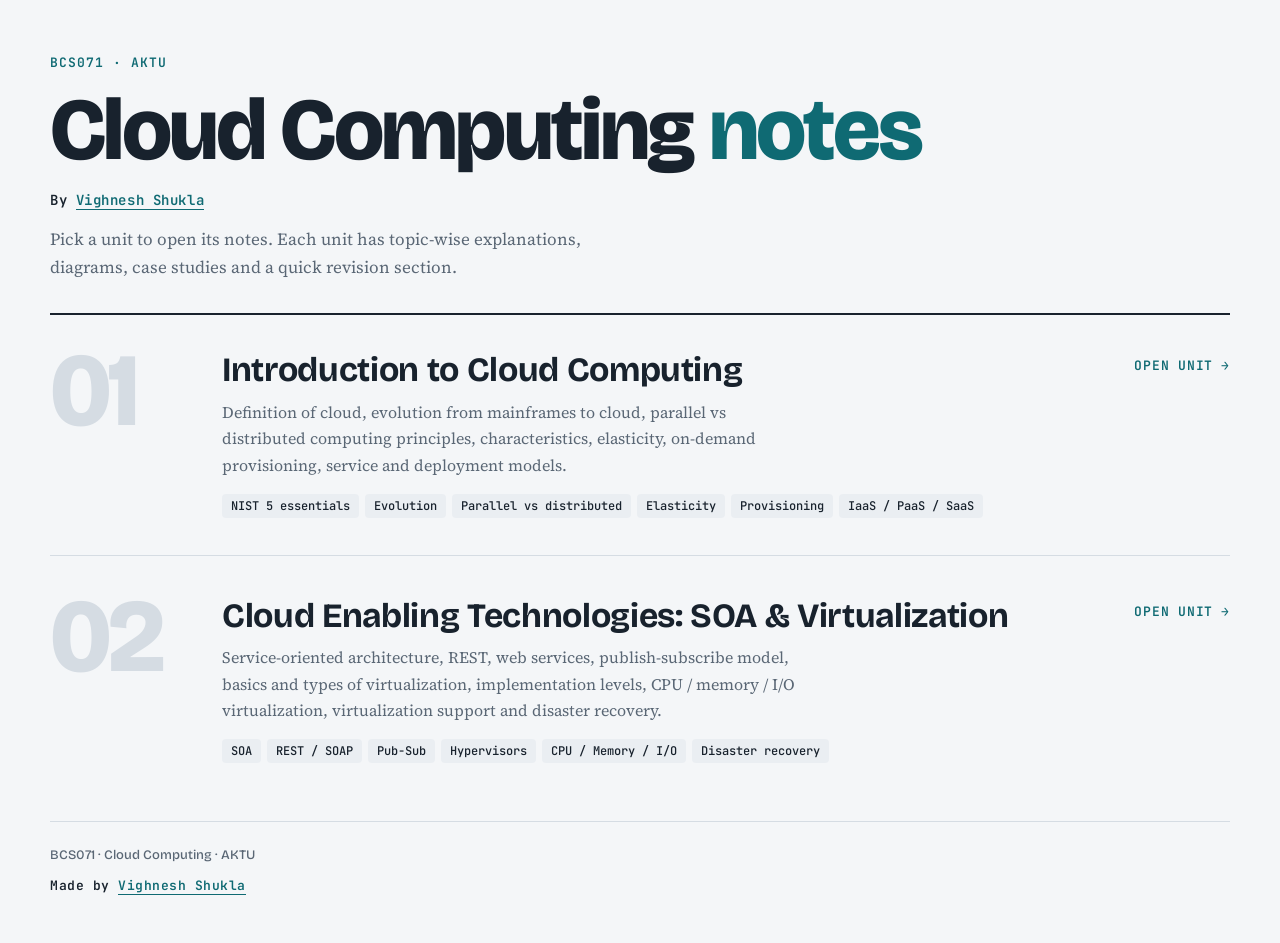
<file: index.html>
<!doctype html>
<html lang="en">
<head>
<meta charset="utf-8">
<meta name="viewport" content="width=device-width, initial-scale=1">
<meta name="author" content="Vighnesh Shukla">
<title>BCS071 Cloud Computing Notes</title>
<meta name="description" content="Unit-wise notes for BCS071 Cloud Computing (AKTU).">
<link rel="preconnect" href="https://fonts.googleapis.com">
<link rel="preconnect" href="https://fonts.gstatic.com" crossorigin>
<link rel="stylesheet" href="https://fonts.googleapis.com/css2?family=Bricolage+Grotesque:opsz,wght@12..96,500;12..96,700;12..96,800&family=JetBrains+Mono:wght@400;500;600;700&family=Source+Serif+4:ital,opsz,wght@0,8..60,400;0,8..60,700;1,8..60,400&display=swap">
<link rel="stylesheet" href="notes.css">
<style>
  .cover { max-width: 1180px; margin: 0 auto; padding-block: 56px 32px; border-bottom: 2px solid var(--ink); }
  .cover .course { font: 600 13px/1 var(--mono); letter-spacing: .08em; text-transform: uppercase; color: var(--accent); margin: 0 0 18px; }
  .cover h1 { font: 800 clamp(40px, 8vw, 88px)/.98 var(--display); letter-spacing: -.03em; margin: 0; text-wrap: balance; }
  .cover h1 span { color: var(--accent); }
  .cover .by { font: 600 14px/1 var(--mono); letter-spacing: .04em; color: var(--ink); margin-top: 20px; }
  .cover .by a { color: var(--accent); text-decoration: none; border-bottom: 1px solid currentColor; }
  .cover p { margin: 18px 0 0; color: var(--muted); max-width: 60ch; }

  .units { max-width: 1180px; margin: 0 auto; padding: 0 0 16px; list-style: none; }
  .unit:last-child a { border-bottom: 0; }
  .unit a {
    display: grid; grid-template-columns: minmax(84px, 140px) 1fr auto; gap: 8px 32px; align-items: start;
    padding: 32px 0; border-bottom: 1px solid var(--rule); color: inherit; text-decoration: none;
    opacity: 0; animation: rise .5s cubic-bezier(.2,.7,.2,1) forwards;
  }
  .unit:nth-child(2) a { animation-delay: .08s; }
  .unit:nth-child(3) a { animation-delay: .16s; }
  .unit:nth-child(4) a { animation-delay: .24s; }
  .unit:nth-child(5) a { animation-delay: .32s; }
  @keyframes rise { from { opacity: 0; transform: translateY(12px); } to { opacity: 1; transform: none; } }
  @media (prefers-reduced-motion: reduce) { .unit a { animation: none; opacity: 1; } }

  .unit .no { font: 800 clamp(56px, 9vw, 104px)/.85 var(--display); color: var(--rule); transition: color .2s; letter-spacing: -.04em; }
  .unit h2 { font: 700 clamp(24px, 3.2vw, 34px)/1.1 var(--display); letter-spacing: -.01em; margin: 4px 0 10px; transition: color .2s; }
  .unit .scope { margin: 0; color: var(--muted); font-size: 16px; max-width: 72ch; }
  .unit .topics { display: flex; flex-wrap: wrap; gap: 6px; margin: 16px 0 0; padding: 0; list-style: none; }
  .unit .topics li { font: 500 12px/1 var(--mono); padding: 6px 9px; border-radius: 4px; background: var(--code-bg); color: var(--ink); }
  .unit .go {
    font: 600 13px/1 var(--mono); letter-spacing: .06em; text-transform: uppercase; color: var(--accent);
    margin-top: 12px; white-space: nowrap; display: flex; gap: 8px; align-items: center;
  }
  .unit .go::after { content: "→"; transition: transform .2s; }
  .unit a:hover .no, .unit a:focus-visible .no { color: var(--accent); }
  .unit a:hover h2, .unit a:focus-visible h2 { color: var(--accent); }
  .unit a:hover .go::after, .unit a:focus-visible .go::after { transform: translateX(4px); }
  .unit a:focus-visible { outline: 2px solid var(--accent); outline-offset: 4px; border-radius: 4px; }

  @media (max-width: 720px) {
    .cover { padding-block: 36px 24px; }
    .unit a { grid-template-columns: 1fr; padding: 28px 0; }
    .unit .no { font-size: 56px; }
    .unit .go { margin-top: 8px; }
  }
</style>
</head>
<body>

<header class="cover">
  <p class="course">BCS071 · AKTU</p>
  <h1>Cloud Computing <span>notes</span></h1>
  <p class="by">By <a href="https://github.com/SVIGHNESH">Vighnesh Shukla</a></p>
  <p>Pick a unit to open its notes. Each unit has topic-wise explanations, diagrams, case studies and a quick revision section.</p>
</header>

<ol class="units">
  <li class="unit">
    <a href="unit1.html">
      <span class="no">01</span>
      <div>
        <h2>Introduction to Cloud Computing</h2>
        <p class="scope">Definition of cloud, evolution from mainframes to cloud, parallel vs distributed computing principles, characteristics, elasticity, on-demand provisioning, service and deployment models.</p>
        <ul class="topics">
          <li>NIST 5 essentials</li><li>Evolution</li><li>Parallel vs distributed</li><li>Elasticity</li><li>Provisioning</li><li>IaaS / PaaS / SaaS</li>
        </ul>
      </div>
      <span class="go">Open unit</span>
    </a>
  </li>
  <li class="unit">
    <a href="unit2.html">
      <span class="no">02</span>
      <div>
        <h2>Cloud Enabling Technologies: SOA &amp; Virtualization</h2>
        <p class="scope">Service-oriented architecture, REST, web services, publish-subscribe model, basics and types of virtualization, implementation levels, CPU / memory / I/O virtualization, virtualization support and disaster recovery.</p>
        <ul class="topics">
          <li>SOA</li><li>REST / SOAP</li><li>Pub-Sub</li><li>Hypervisors</li><li>CPU / Memory / I/O</li><li>Disaster recovery</li>
        </ul>
      </div>
      <span class="go">Open unit</span>
    </a>
  </li>
</ol>

<footer class="end">
  <span>BCS071 · Cloud Computing · AKTU</span>
  <span class="credit">Made by <a href="https://github.com/SVIGHNESH">Vighnesh Shukla</a></span>
</footer>

</body>
</html>
</file>
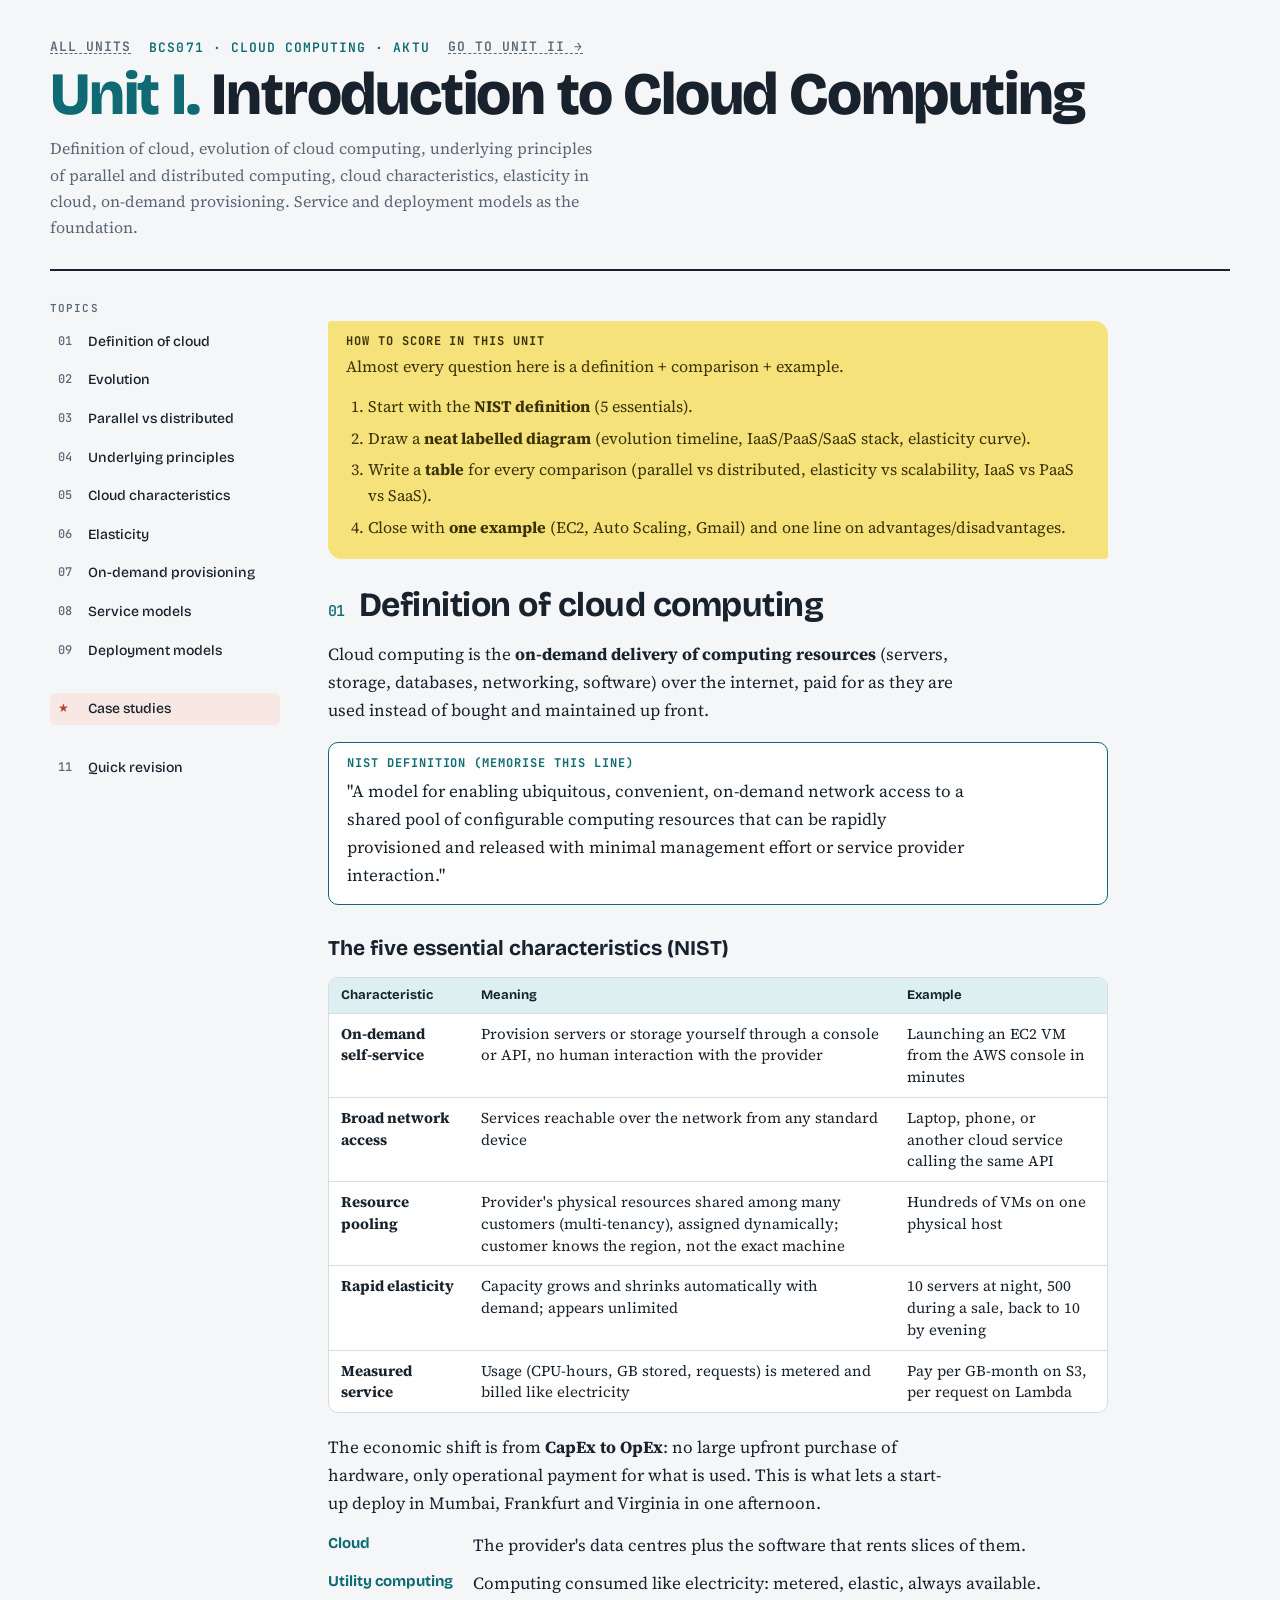
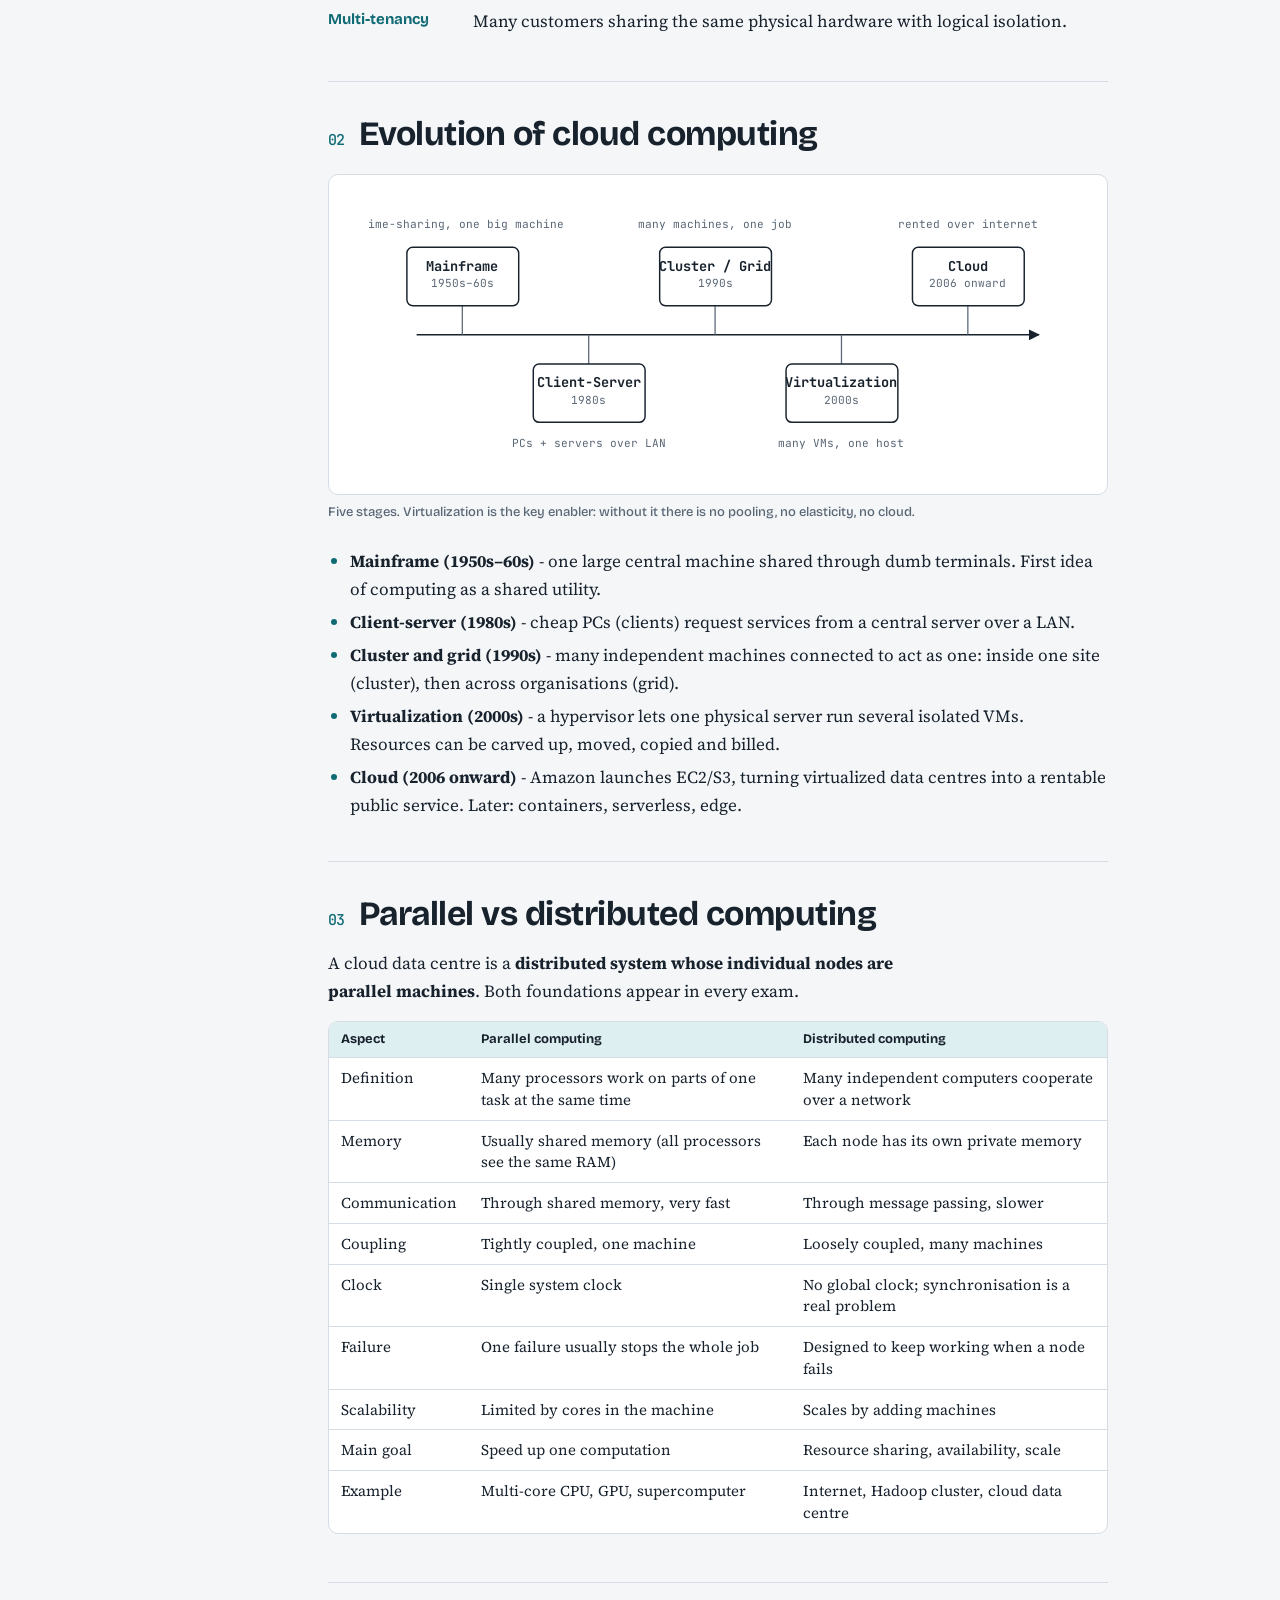
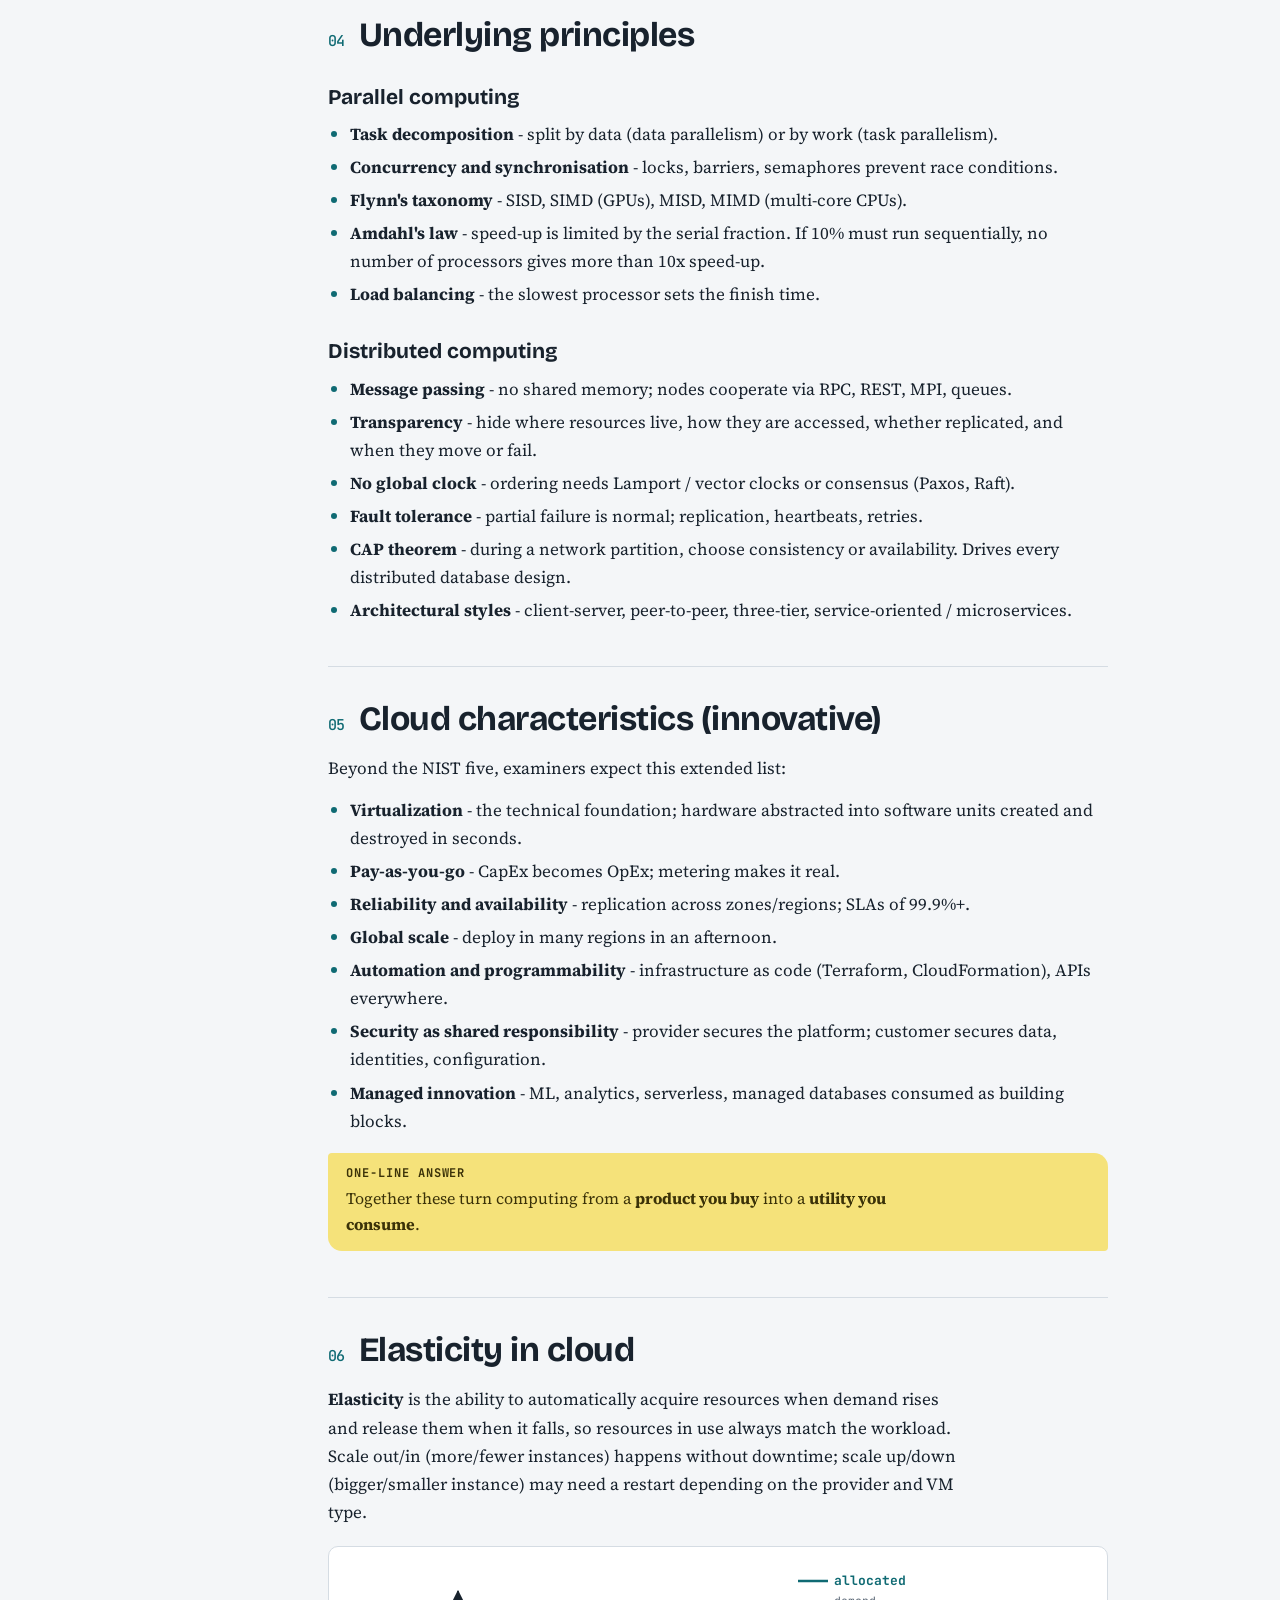
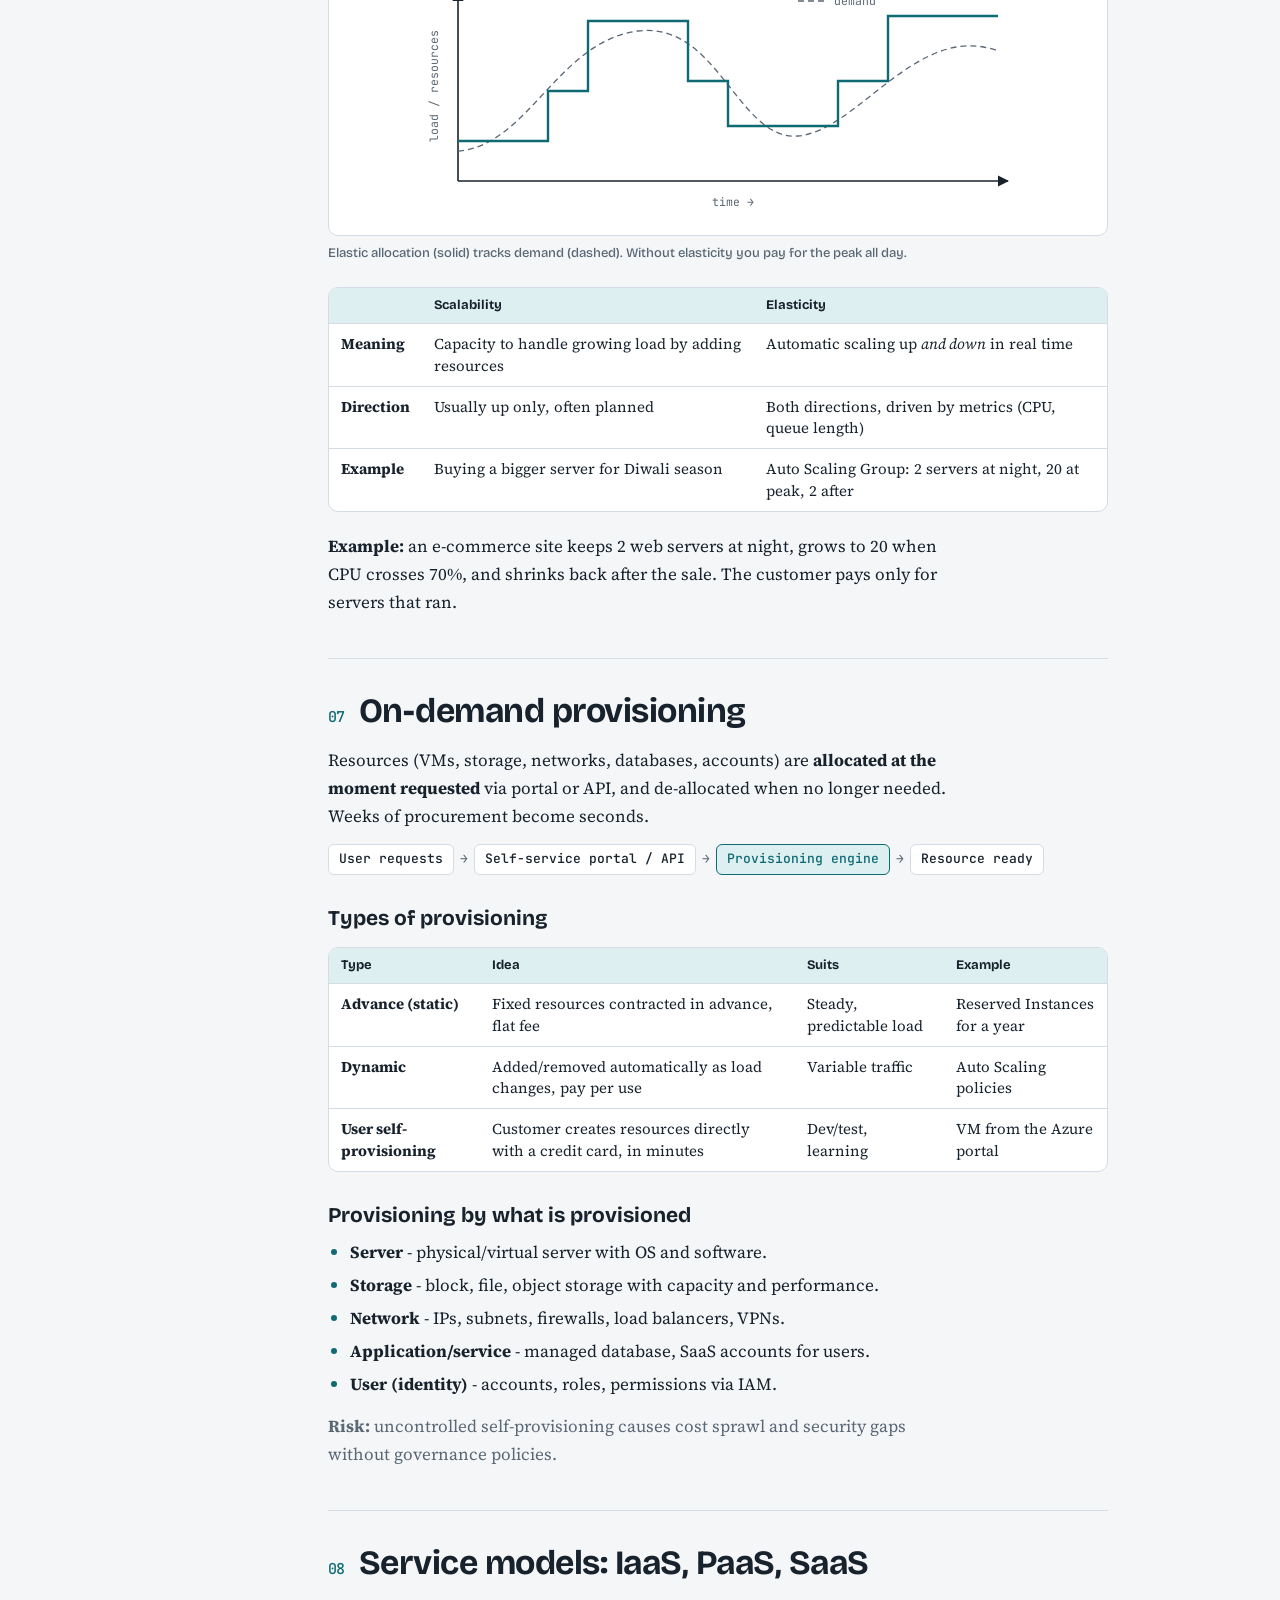
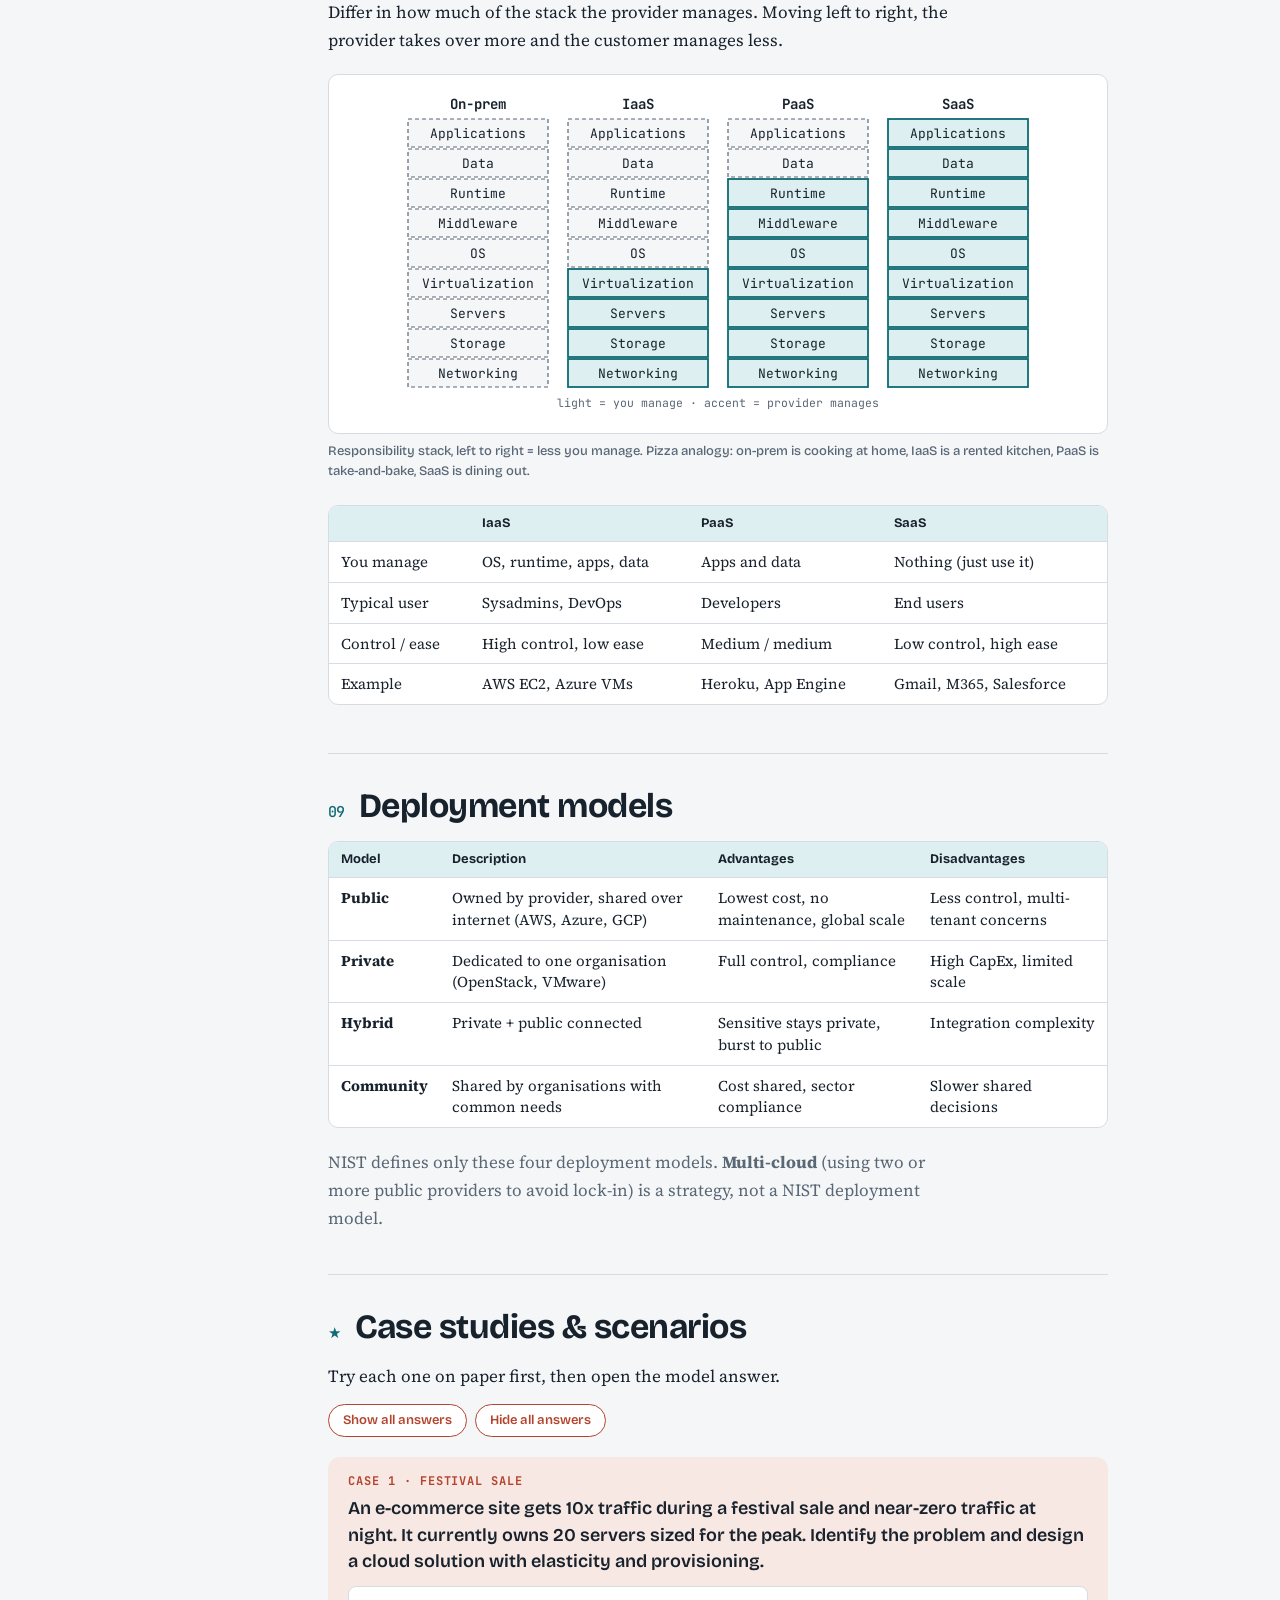
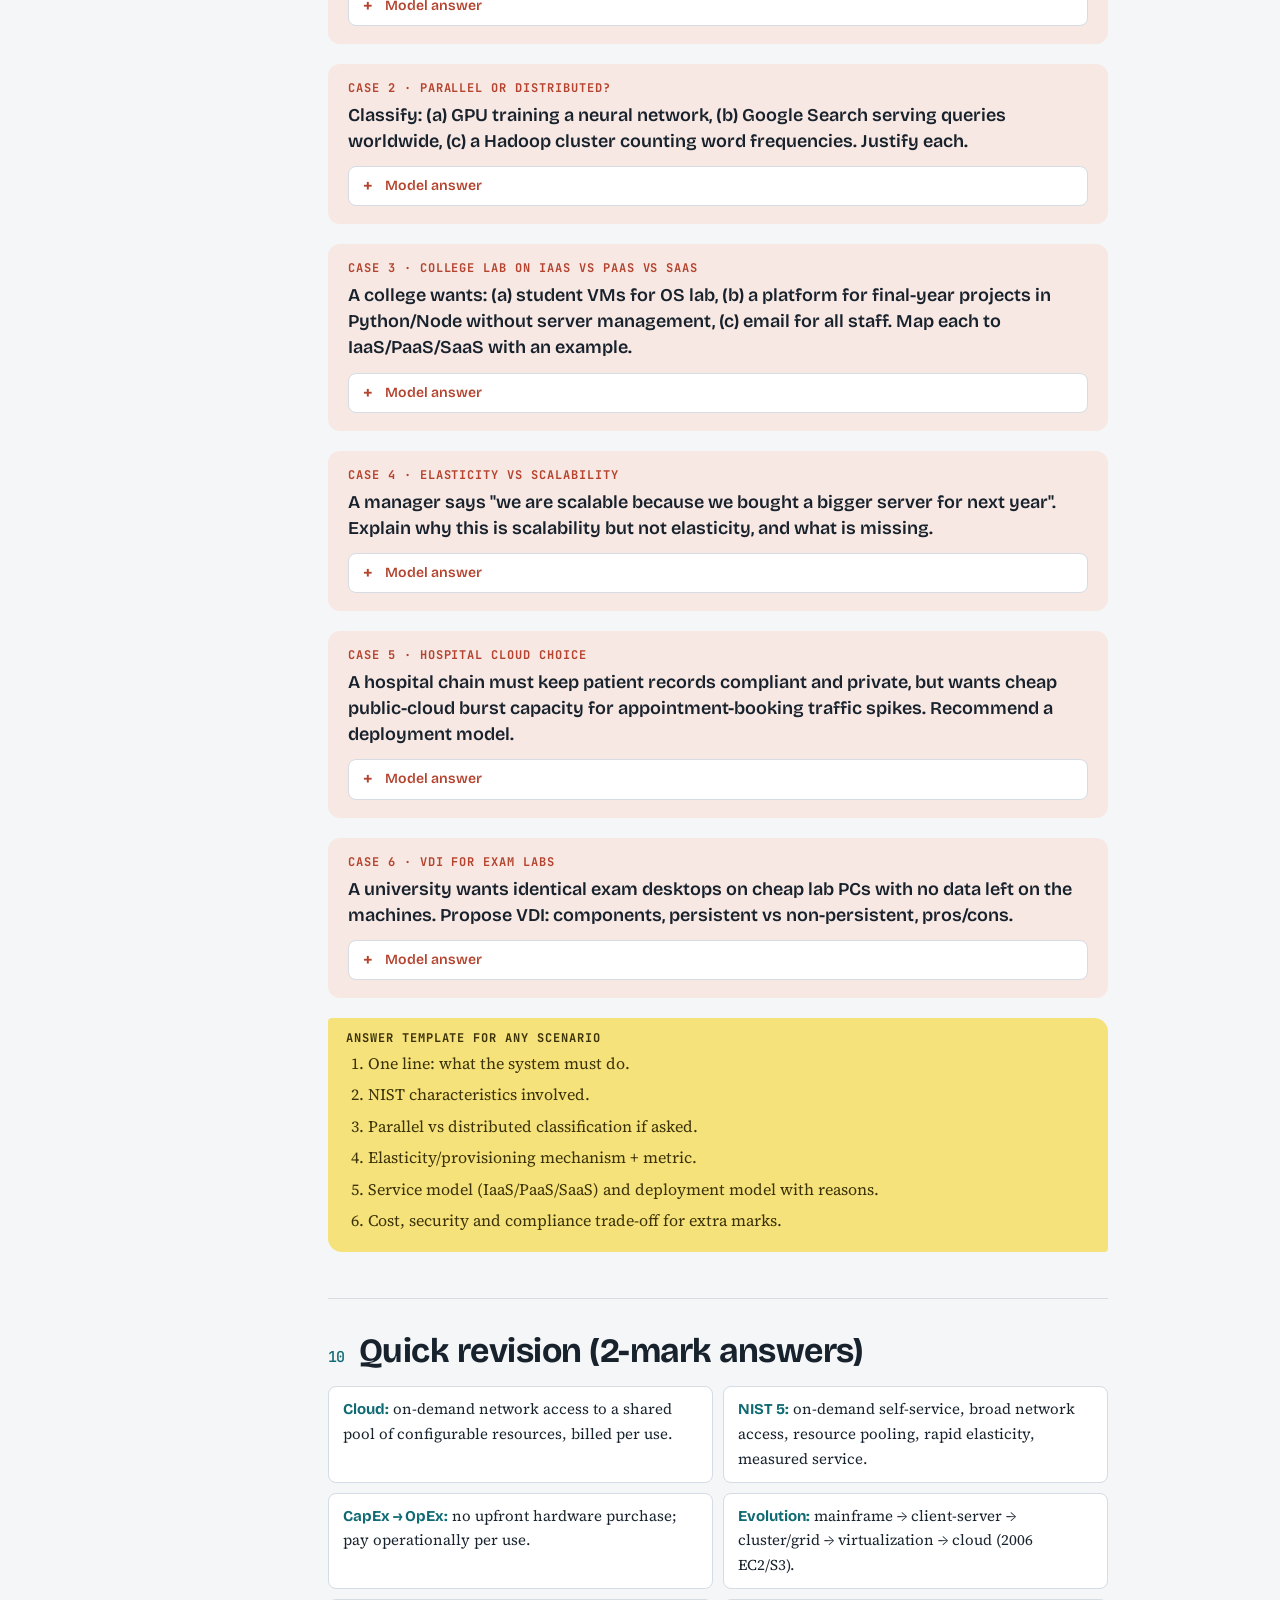
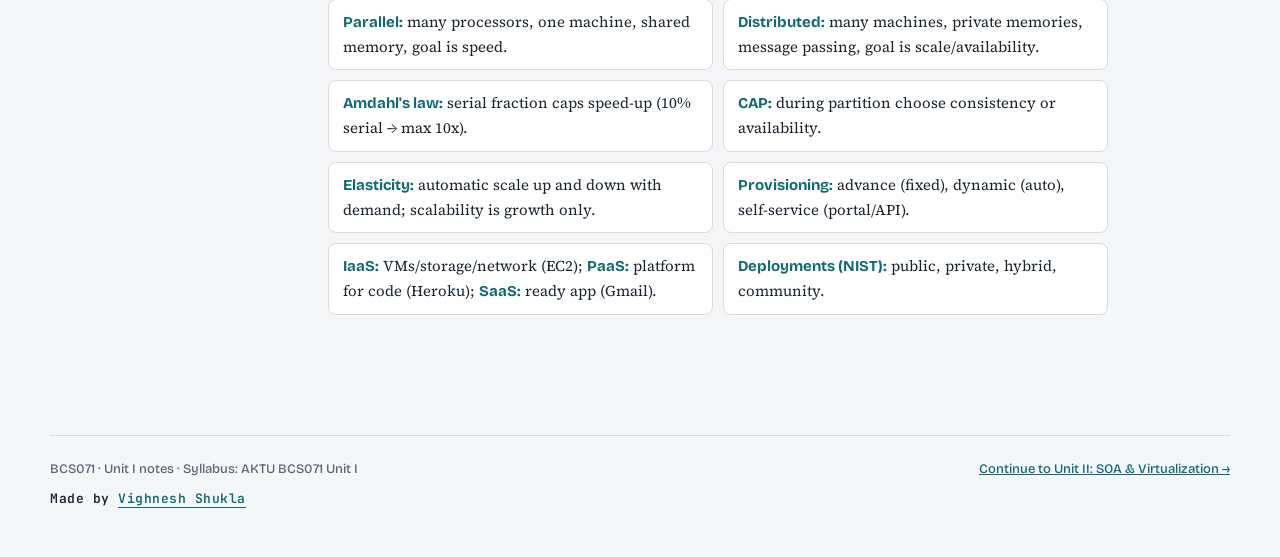
<file: unit1.html>
<!doctype html>
<html lang="en">
<head>
<meta charset="utf-8">
<meta name="viewport" content="width=device-width, initial-scale=1">
<meta name="author" content="Vighnesh Shukla">
<title>Unit I: Introduction to Cloud Computing</title>
<link rel="preconnect" href="https://fonts.googleapis.com">
<link rel="preconnect" href="https://fonts.gstatic.com" crossorigin>
<link rel="stylesheet" href="https://fonts.googleapis.com/css2?family=Bricolage+Grotesque:opsz,wght@12..96,500;12..96,700;12..96,800&family=JetBrains+Mono:wght@400;500;600;700&family=Source+Serif+4:ital,opsz,wght@0,8..60,400;0,8..60,700;1,8..60,400&display=swap">
<link rel="stylesheet" href="notes.css">
</head>
<body>

<header class="masthead">
  <div class="course">
    <a href="index.html">All units</a>
    <span>BCS071 · Cloud Computing · AKTU</span>
    <a href="unit2.html">Go to Unit II →</a>
  </div>
  <h1><span class="unit-no">Unit I.</span> Introduction to Cloud Computing</h1>
  <p class="scope">Definition of cloud, evolution of cloud computing, underlying principles of parallel and distributed computing, cloud characteristics, elasticity in cloud, on-demand provisioning. Service and deployment models as the foundation.</p>
</header>

<div class="layout">
  <nav class="toc" aria-label="Topics">
    <p>Topics</p>
    <ol>
      <li><a href="#definition">Definition of cloud</a></li>
      <li><a href="#evolution">Evolution</a></li>
      <li><a href="#parallel-distributed">Parallel vs distributed</a></li>
      <li><a href="#principles">Underlying principles</a></li>
      <li><a href="#characteristics">Cloud characteristics</a></li>
      <li><a href="#elasticity">Elasticity</a></li>
      <li><a href="#provisioning">On-demand provisioning</a></li>
      <li><a href="#service-models">Service models</a></li>
      <li><a href="#deployment">Deployment models</a></li>
      <li><a class="case" href="#cases">Case studies</a></li>
      <li><a href="#revision">Quick revision</a></li>
    </ol>
  </nav>

  <main>
    <div class="tip">
      <b class="lbl">How to score in this unit</b>
      <p>Almost every question here is a definition + comparison + example.</p>
      <ol>
        <li>Start with the <strong>NIST definition</strong> (5 essentials).</li>
        <li>Draw a <strong>neat labelled diagram</strong> (evolution timeline, IaaS/PaaS/SaaS stack, elasticity curve).</li>
        <li>Write a <strong>table</strong> for every comparison (parallel vs distributed, elasticity vs scalability, IaaS vs PaaS vs SaaS).</li>
        <li>Close with <strong>one example</strong> (EC2, Auto Scaling, Gmail) and one line on advantages/disadvantages.</li>
      </ol>
    </div>

    <!-- 1 -->
    <section id="definition">
      <h2><span class="num">01</span>Definition of cloud computing</h2>
      <p>Cloud computing is the <strong>on-demand delivery of computing resources</strong> (servers, storage, databases, networking, software) over the internet, paid for as they are used instead of bought and maintained up front.</p>
      <div class="key">
        <span class="lbl">NIST definition (memorise this line)</span>
        <p>"A model for enabling ubiquitous, convenient, on-demand network access to a shared pool of configurable computing resources that can be rapidly provisioned and released with minimal management effort or service provider interaction."</p>
      </div>
      <h3>The five essential characteristics (NIST)</h3>
      <div class="tbl">
        <table>
          <thead><tr><th>Characteristic</th><th>Meaning</th><th>Example</th></tr></thead>
          <tbody>
            <tr><td><strong>On-demand self-service</strong></td><td>Provision servers or storage yourself through a console or API, no human interaction with the provider</td><td>Launching an EC2 VM from the AWS console in minutes</td></tr>
            <tr><td><strong>Broad network access</strong></td><td>Services reachable over the network from any standard device</td><td>Laptop, phone, or another cloud service calling the same API</td></tr>
            <tr><td><strong>Resource pooling</strong></td><td>Provider's physical resources shared among many customers (multi-tenancy), assigned dynamically; customer knows the region, not the exact machine</td><td>Hundreds of VMs on one physical host</td></tr>
            <tr><td><strong>Rapid elasticity</strong></td><td>Capacity grows and shrinks automatically with demand; appears unlimited</td><td>10 servers at night, 500 during a sale, back to 10 by evening</td></tr>
            <tr><td><strong>Measured service</strong></td><td>Usage (CPU-hours, GB stored, requests) is metered and billed like electricity</td><td>Pay per GB-month on S3, per request on Lambda</td></tr>
          </tbody>
        </table>
      </div>
      <p>The economic shift is from <strong>CapEx to OpEx</strong>: no large upfront purchase of hardware, only operational payment for what is used. This is what lets a start-up deploy in Mumbai, Frankfurt and Virginia in one afternoon.</p>
      <dl class="terms">
        <dt>Cloud</dt><dd>The provider's data centres plus the software that rents slices of them.</dd>
        <dt>Utility computing</dt><dd>Computing consumed like electricity: metered, elastic, always available.</dd>
        <dt>Multi-tenancy</dt><dd>Many customers sharing the same physical hardware with logical isolation.</dd>
      </dl>
    </section>

    <!-- 2 -->
    <section id="evolution">
      <h2><span class="num">02</span>Evolution of cloud computing</h2>
      <figure>
        <div class="fig">
          <svg viewBox="-20 0 720 300" width="700" style="min-width:560px" role="img" aria-label="Evolution timeline: mainframe time-sharing, to client-server PCs, to cluster and grid, to virtualization, to rented cloud">
            <path d="M30,150 L670,150" class="ln" marker-end="url(#arEv)"/>
            <defs><marker id="arEv" viewBox="0 0 10 10" refX="9" refY="5" markerWidth="7" markerHeight="7" orient="auto"><path d="M0,0 L10,5 L0,10 z" class="arrowhead"/></marker></defs>
            <path d="M77,150 L77,120" class="ln-soft"/><path d="M207,150 L207,180" class="ln-soft"/><path d="M337,150 L337,120" class="ln-soft"/><path d="M467,150 L467,180" class="ln-soft"/><path d="M597,150 L597,120" class="ln-soft"/>
            <rect x="20" y="60" width="115" height="60" rx="6" class="box"/><text x="77" y="84" text-anchor="middle" class="t-b">Mainframe</text><text x="77" y="101" text-anchor="middle" class="t-m">1950s–60s</text>
            <rect x="150" y="180" width="115" height="60" rx="6" class="box"/><text x="207" y="204" text-anchor="middle" class="t-b">Client-Server</text><text x="207" y="221" text-anchor="middle" class="t-m">1980s</text>
            <rect x="280" y="60" width="115" height="60" rx="6" class="box"/><text x="337" y="84" text-anchor="middle" class="t-b">Cluster / Grid</text><text x="337" y="101" text-anchor="middle" class="t-m">1990s</text>
            <rect x="410" y="180" width="115" height="60" rx="6" class="box"/><text x="467" y="204" text-anchor="middle" class="t-b">Virtualization</text><text x="467" y="221" text-anchor="middle" class="t-m">2000s</text>
            <rect x="540" y="60" width="115" height="60" rx="6" class="box"/><text x="597" y="84" text-anchor="middle" class="t-b">Cloud</text><text x="597" y="101" text-anchor="middle" class="t-m">2006 onward</text>
            <text x="77" y="40" text-anchor="middle" class="t-m">time-sharing, one big machine</text>
            <text x="207" y="265" text-anchor="middle" class="t-m">PCs + servers over LAN</text>
            <text x="337" y="40" text-anchor="middle" class="t-m">many machines, one job</text>
            <text x="467" y="265" text-anchor="middle" class="t-m">many VMs, one host</text>
            <text x="597" y="40" text-anchor="middle" class="t-m">rented over internet</text>
          </svg>
        </div>
        <figcaption>Five stages. Virtualization is the key enabler: without it there is no pooling, no elasticity, no cloud.</figcaption>
      </figure>
      <ul>
        <li><strong>Mainframe (1950s–60s)</strong> - one large central machine shared through dumb terminals. First idea of computing as a shared utility.</li>
        <li><strong>Client-server (1980s)</strong> - cheap PCs (clients) request services from a central server over a LAN.</li>
        <li><strong>Cluster and grid (1990s)</strong> - many independent machines connected to act as one: inside one site (cluster), then across organisations (grid).</li>
        <li><strong>Virtualization (2000s)</strong> - a hypervisor lets one physical server run several isolated VMs. Resources can be carved up, moved, copied and billed.</li>
        <li><strong>Cloud (2006 onward)</strong> - Amazon launches EC2/S3, turning virtualized data centres into a rentable public service. Later: containers, serverless, edge.</li>
      </ul>
    </section>

    <!-- 3 -->
    <section id="parallel-distributed">
      <h2><span class="num">03</span>Parallel vs distributed computing</h2>
      <p>A cloud data centre is a <strong>distributed system whose individual nodes are parallel machines</strong>. Both foundations appear in every exam.</p>
      <div class="tbl">
        <table>
          <thead><tr><th>Aspect</th><th>Parallel computing</th><th>Distributed computing</th></tr></thead>
          <tbody>
            <tr><td>Definition</td><td>Many processors work on parts of one task at the same time</td><td>Many independent computers cooperate over a network</td></tr>
            <tr><td>Memory</td><td>Usually shared memory (all processors see the same RAM)</td><td>Each node has its own private memory</td></tr>
            <tr><td>Communication</td><td>Through shared memory, very fast</td><td>Through message passing, slower</td></tr>
            <tr><td>Coupling</td><td>Tightly coupled, one machine</td><td>Loosely coupled, many machines</td></tr>
            <tr><td>Clock</td><td>Single system clock</td><td>No global clock; synchronisation is a real problem</td></tr>
            <tr><td>Failure</td><td>One failure usually stops the whole job</td><td>Designed to keep working when a node fails</td></tr>
            <tr><td>Scalability</td><td>Limited by cores in the machine</td><td>Scales by adding machines</td></tr>
            <tr><td>Main goal</td><td>Speed up one computation</td><td>Resource sharing, availability, scale</td></tr>
            <tr><td>Example</td><td>Multi-core CPU, GPU, supercomputer</td><td>Internet, Hadoop cluster, cloud data centre</td></tr>
          </tbody>
        </table>
      </div>
    </section>

    <!-- 4 -->
    <section id="principles">
      <h2><span class="num">04</span>Underlying principles</h2>
      <h3>Parallel computing</h3>
      <ul>
        <li><strong>Task decomposition</strong> - split by data (data parallelism) or by work (task parallelism).</li>
        <li><strong>Concurrency and synchronisation</strong> - locks, barriers, semaphores prevent race conditions.</li>
        <li><strong>Flynn's taxonomy</strong> - SISD, SIMD (GPUs), MISD, MIMD (multi-core CPUs).</li>
        <li><strong>Amdahl's law</strong> - speed-up is limited by the serial fraction. If 10% must run sequentially, no number of processors gives more than 10x speed-up.</li>
        <li><strong>Load balancing</strong> - the slowest processor sets the finish time.</li>
      </ul>
      <h3>Distributed computing</h3>
      <ul>
        <li><strong>Message passing</strong> - no shared memory; nodes cooperate via RPC, REST, MPI, queues.</li>
        <li><strong>Transparency</strong> - hide where resources live, how they are accessed, whether replicated, and when they move or fail.</li>
        <li><strong>No global clock</strong> - ordering needs Lamport / vector clocks or consensus (Paxos, Raft).</li>
        <li><strong>Fault tolerance</strong> - partial failure is normal; replication, heartbeats, retries.</li>
        <li><strong>CAP theorem</strong> - during a network partition, choose consistency or availability. Drives every distributed database design.</li>
        <li><strong>Architectural styles</strong> - client-server, peer-to-peer, three-tier, service-oriented / microservices.</li>
      </ul>
    </section>

    <!-- 5 -->
    <section id="characteristics">
      <h2><span class="num">05</span>Cloud characteristics (innovative)</h2>
      <p>Beyond the NIST five, examiners expect this extended list:</p>
      <ul>
        <li><strong>Virtualization</strong> - the technical foundation; hardware abstracted into software units created and destroyed in seconds.</li>
        <li><strong>Pay-as-you-go</strong> - CapEx becomes OpEx; metering makes it real.</li>
        <li><strong>Reliability and availability</strong> - replication across zones/regions; SLAs of 99.9%+.</li>
        <li><strong>Global scale</strong> - deploy in many regions in an afternoon.</li>
        <li><strong>Automation and programmability</strong> - infrastructure as code (Terraform, CloudFormation), APIs everywhere.</li>
        <li><strong>Security as shared responsibility</strong> - provider secures the platform; customer secures data, identities, configuration.</li>
        <li><strong>Managed innovation</strong> - ML, analytics, serverless, managed databases consumed as building blocks.</li>
      </ul>
      <div class="tip"><b class="lbl">One-line answer</b><p>Together these turn computing from a <strong>product you buy</strong> into a <strong>utility you consume</strong>.</p></div>
    </section>

    <!-- 6 -->
    <section id="elasticity">
      <h2><span class="num">06</span>Elasticity in cloud</h2>
      <p><strong>Elasticity</strong> is the ability to automatically acquire resources when demand rises and release them when it falls, so resources in use always match the workload. Scale out/in (more/fewer instances) happens without downtime; scale up/down (bigger/smaller instance) may need a restart depending on the provider and VM type.</p>
      <figure>
        <div class="fig">
          <svg viewBox="0 0 640 260" width="640" style="min-width:480px" role="img" aria-label="Elasticity graph: stepped allocated resources track the dashed demand curve over time">
            <defs><marker id="arEl" viewBox="0 0 10 10" refX="9" refY="5" markerWidth="7" markerHeight="7" orient="auto"><path d="M0,0 L10,5 L0,10 z" class="arrowhead"/></marker></defs>
            <path d="M60,220 L60,30" class="ln" marker-end="url(#arEl)"/>
            <path d="M60,220 L610,220" class="ln" marker-end="url(#arEl)"/>
            <path d="M60,190 C130,185 160,80 240,70 S340,180 400,175 S520,60 600,90" class="ln-soft" stroke-dasharray="6 4"/>
            <path d="M60,180 L150,180 L150,130 L190,130 L190,60 L290,60 L290,120 L330,120 L330,165 L440,165 L440,120 L490,120 L490,55 L600,55" class="ln-acc"/>
            <text x="335" y="245" text-anchor="middle" class="t-m">time →</text>
            <text x="40" y="125" text-anchor="middle" class="t-m" transform="rotate(-90 40 125)">load / resources</text>
            <path d="M400,20 L430,20" class="ln-acc"/><text x="436" y="24" class="t-acc">allocated</text>
            <path d="M400,40 L430,40" class="ln-soft" stroke-dasharray="6 4"/><text x="436" y="44" class="t-m">demand</text>
          </svg>
        </div>
        <figcaption>Elastic allocation (solid) tracks demand (dashed). Without elasticity you pay for the peak all day.</figcaption>
      </figure>
      <div class="tbl">
        <table>
          <thead><tr><th></th><th>Scalability</th><th>Elasticity</th></tr></thead>
          <tbody>
            <tr><td><strong>Meaning</strong></td><td>Capacity to handle growing load by adding resources</td><td>Automatic scaling up <em>and down</em> in real time</td></tr>
            <tr><td><strong>Direction</strong></td><td>Usually up only, often planned</td><td>Both directions, driven by metrics (CPU, queue length)</td></tr>
            <tr><td><strong>Example</strong></td><td>Buying a bigger server for Diwali season</td><td>Auto Scaling Group: 2 servers at night, 20 at peak, 2 after</td></tr>
          </tbody>
        </table>
      </div>
      <p><strong>Example:</strong> an e-commerce site keeps 2 web servers at night, grows to 20 when CPU crosses 70%, and shrinks back after the sale. The customer pays only for servers that ran.</p>
    </section>

    <!-- 7 -->
    <section id="provisioning">
      <h2><span class="num">07</span>On-demand provisioning</h2>
      <p>Resources (VMs, storage, networks, databases, accounts) are <strong>allocated at the moment requested</strong> via portal or API, and de-allocated when no longer needed. Weeks of procurement become seconds.</p>
      <div class="flow"><span>User requests</span><i>→</i><span>Self-service portal / API</span><i>→</i><span class="em">Provisioning engine</span><i>→</i><span>Resource ready</span></div>
      <h3>Types of provisioning</h3>
      <div class="tbl">
        <table>
          <thead><tr><th>Type</th><th>Idea</th><th>Suits</th><th>Example</th></tr></thead>
          <tbody>
            <tr><td><strong>Advance (static)</strong></td><td>Fixed resources contracted in advance, flat fee</td><td>Steady, predictable load</td><td>Reserved Instances for a year</td></tr>
            <tr><td><strong>Dynamic</strong></td><td>Added/removed automatically as load changes, pay per use</td><td>Variable traffic</td><td>Auto Scaling policies</td></tr>
            <tr><td><strong>User self-provisioning</strong></td><td>Customer creates resources directly with a credit card, in minutes</td><td>Dev/test, learning</td><td>VM from the Azure portal</td></tr>
          </tbody>
        </table>
      </div>
      <h3>Provisioning by what is provisioned</h3>
      <ul>
        <li><strong>Server</strong> - physical/virtual server with OS and software.</li>
        <li><strong>Storage</strong> - block, file, object storage with capacity and performance.</li>
        <li><strong>Network</strong> - IPs, subnets, firewalls, load balancers, VPNs.</li>
        <li><strong>Application/service</strong> - managed database, SaaS accounts for users.</li>
        <li><strong>User (identity)</strong> - accounts, roles, permissions via IAM.</li>
      </ul>
      <p class="muted"><strong>Risk:</strong> uncontrolled self-provisioning causes cost sprawl and security gaps without governance policies.</p>
    </section>

    <!-- 8 -->
    <section id="service-models">
      <h2><span class="num">08</span>Service models: IaaS, PaaS, SaaS</h2>
      <p>Differ in how much of the stack the provider manages. Moving left to right, the provider takes over more and the customer manages less.</p>
      <figure>
        <div class="fig">
          <svg viewBox="0 0 700 330" width="700" style="min-width:560px" role="img" aria-label="Responsibility stack: on-prem you manage all 9 layers, IaaS the provider manages the bottom 4, PaaS the bottom 7, SaaS all 9">
            <text x="110" y="20" text-anchor="middle" class="t-b">On-prem</text>
            <text x="270" y="20" text-anchor="middle" class="t-b">IaaS</text>
            <text x="430" y="20" text-anchor="middle" class="t-b">PaaS</text>
            <text x="590" y="20" text-anchor="middle" class="t-b">SaaS</text>
            <g text-anchor="middle">
              <rect x="40" y="30" width="140" height="28" class="box-soft"/><text x="110" y="49" class="t">Applications</text>
              <rect x="40" y="60" width="140" height="28" class="box-soft"/><text x="110" y="79" class="t">Data</text>
              <rect x="40" y="90" width="140" height="28" class="box-soft"/><text x="110" y="109" class="t">Runtime</text>
              <rect x="40" y="120" width="140" height="28" class="box-soft"/><text x="110" y="139" class="t">Middleware</text>
              <rect x="40" y="150" width="140" height="28" class="box-soft"/><text x="110" y="169" class="t">OS</text>
              <rect x="40" y="180" width="140" height="28" class="box-soft"/><text x="110" y="199" class="t">Virtualization</text>
              <rect x="40" y="210" width="140" height="28" class="box-soft"/><text x="110" y="229" class="t">Servers</text>
              <rect x="40" y="240" width="140" height="28" class="box-soft"/><text x="110" y="259" class="t">Storage</text>
              <rect x="40" y="270" width="140" height="28" class="box-soft"/><text x="110" y="289" class="t">Networking</text>
              <rect x="200" y="30" width="140" height="28" class="box-soft"/><text x="270" y="49" class="t">Applications</text>
              <rect x="200" y="60" width="140" height="28" class="box-soft"/><text x="270" y="79" class="t">Data</text>
              <rect x="200" y="90" width="140" height="28" class="box-soft"/><text x="270" y="109" class="t">Runtime</text>
              <rect x="200" y="120" width="140" height="28" class="box-soft"/><text x="270" y="139" class="t">Middleware</text>
              <rect x="200" y="150" width="140" height="28" class="box-soft"/><text x="270" y="169" class="t">OS</text>
              <rect x="200" y="180" width="140" height="28" class="box-acc"/><text x="270" y="199" class="t">Virtualization</text>
              <rect x="200" y="210" width="140" height="28" class="box-acc"/><text x="270" y="229" class="t">Servers</text>
              <rect x="200" y="240" width="140" height="28" class="box-acc"/><text x="270" y="259" class="t">Storage</text>
              <rect x="200" y="270" width="140" height="28" class="box-acc"/><text x="270" y="289" class="t">Networking</text>
              <rect x="360" y="30" width="140" height="28" class="box-soft"/><text x="430" y="49" class="t">Applications</text>
              <rect x="360" y="60" width="140" height="28" class="box-soft"/><text x="430" y="79" class="t">Data</text>
              <rect x="360" y="90" width="140" height="28" class="box-acc"/><text x="430" y="109" class="t">Runtime</text>
              <rect x="360" y="120" width="140" height="28" class="box-acc"/><text x="430" y="139" class="t">Middleware</text>
              <rect x="360" y="150" width="140" height="28" class="box-acc"/><text x="430" y="169" class="t">OS</text>
              <rect x="360" y="180" width="140" height="28" class="box-acc"/><text x="430" y="199" class="t">Virtualization</text>
              <rect x="360" y="210" width="140" height="28" class="box-acc"/><text x="430" y="229" class="t">Servers</text>
              <rect x="360" y="240" width="140" height="28" class="box-acc"/><text x="430" y="259" class="t">Storage</text>
              <rect x="360" y="270" width="140" height="28" class="box-acc"/><text x="430" y="289" class="t">Networking</text>
              <rect x="520" y="30" width="140" height="28" class="box-acc"/><text x="590" y="49" class="t">Applications</text>
              <rect x="520" y="60" width="140" height="28" class="box-acc"/><text x="590" y="79" class="t">Data</text>
              <rect x="520" y="90" width="140" height="28" class="box-acc"/><text x="590" y="109" class="t">Runtime</text>
              <rect x="520" y="120" width="140" height="28" class="box-acc"/><text x="590" y="139" class="t">Middleware</text>
              <rect x="520" y="150" width="140" height="28" class="box-acc"/><text x="590" y="169" class="t">OS</text>
              <rect x="520" y="180" width="140" height="28" class="box-acc"/><text x="590" y="199" class="t">Virtualization</text>
              <rect x="520" y="210" width="140" height="28" class="box-acc"/><text x="590" y="229" class="t">Servers</text>
              <rect x="520" y="240" width="140" height="28" class="box-acc"/><text x="590" y="259" class="t">Storage</text>
              <rect x="520" y="270" width="140" height="28" class="box-acc"/><text x="590" y="289" class="t">Networking</text>
            </g>
            <text x="350" y="318" text-anchor="middle" class="t-m">light = you manage · accent = provider manages</text>
          </svg>
        </div>
        <figcaption>Responsibility stack, left to right = less you manage. Pizza analogy: on-prem is cooking at home, IaaS is a rented kitchen, PaaS is take-and-bake, SaaS is dining out.</figcaption>
      </figure>
      <div class="tbl">
        <table>
          <thead><tr><th></th><th>IaaS</th><th>PaaS</th><th>SaaS</th></tr></thead>
          <tbody>
            <tr><td>You manage</td><td>OS, runtime, apps, data</td><td>Apps and data</td><td>Nothing (just use it)</td></tr>
            <tr><td>Typical user</td><td>Sysadmins, DevOps</td><td>Developers</td><td>End users</td></tr>
            <tr><td>Control / ease</td><td>High control, low ease</td><td>Medium / medium</td><td>Low control, high ease</td></tr>
            <tr><td>Example</td><td>AWS EC2, Azure VMs</td><td>Heroku, App Engine</td><td>Gmail, M365, Salesforce</td></tr>
          </tbody>
        </table>
      </div>
    </section>

    <!-- 9 -->
    <section id="deployment">
      <h2><span class="num">09</span>Deployment models</h2>
      <div class="tbl">
        <table>
          <thead><tr><th>Model</th><th>Description</th><th>Advantages</th><th>Disadvantages</th></tr></thead>
          <tbody>
            <tr><td><strong>Public</strong></td><td>Owned by provider, shared over internet (AWS, Azure, GCP)</td><td>Lowest cost, no maintenance, global scale</td><td>Less control, multi-tenant concerns</td></tr>
            <tr><td><strong>Private</strong></td><td>Dedicated to one organisation (OpenStack, VMware)</td><td>Full control, compliance</td><td>High CapEx, limited scale</td></tr>
            <tr><td><strong>Hybrid</strong></td><td>Private + public connected</td><td>Sensitive stays private, burst to public</td><td>Integration complexity</td></tr>
            <tr><td><strong>Community</strong></td><td>Shared by organisations with common needs</td><td>Cost shared, sector compliance</td><td>Slower shared decisions</td></tr>
          </tbody>
        </table>
      </div>
      <p class="muted">NIST defines only these four deployment models. <strong>Multi-cloud</strong> (using two or more public providers to avoid lock-in) is a strategy, not a NIST deployment model.</p>
    </section>

    <!-- CASES -->
    <section id="cases">
      <h2><span class="num">★</span>Case studies &amp; scenarios</h2>
      <p>Try each one on paper first, then open the model answer.</p>
      <div class="toolbar">
        <button type="button" id="openAll">Show all answers</button>
        <button type="button" id="closeAll">Hide all answers</button>
      </div>

      <div class="case">
        <span class="lbl">Case 1 · Festival sale</span>
        <p class="q">An e-commerce site gets 10x traffic during a festival sale and near-zero traffic at night. It currently owns 20 servers sized for the peak. Identify the problem and design a cloud solution with elasticity and provisioning.</p>
        <details><summary>Model answer</summary><div>
          <p><strong>Problem:</strong> static advance provisioning for the peak wastes money (18 servers idle most days) yet still risks under-provisioning if the sale exceeds estimates.</p>
          <p><strong>Solution:</strong> move to <strong>dynamic provisioning + elasticity</strong>: an Auto Scaling Group behind a load balancer, scaling on CPU/request-rate (e.g. add servers above 70% CPU). Keep 2 servers at night, grow to 20+ at peak, shrink after. Pay per server-hour (measured service).</p>
          <p><strong>Models:</strong> public cloud <strong>IaaS</strong> (EC2) for full control; hybrid if payment data must stay private.</p>
        </div></details>
      </div>

      <div class="case">
        <span class="lbl">Case 2 · Parallel or distributed?</span>
        <p class="q">Classify: (a) GPU training a neural network, (b) Google Search serving queries worldwide, (c) a Hadoop cluster counting word frequencies. Justify each.</p>
        <details><summary>Model answer</summary><div>
          <ul>
            <li>(a) <strong>Parallel</strong>: one machine, many cores, shared memory, single clock, goal is speed.</li>
            <li>(b) <strong>Distributed</strong>: thousands of independent servers, private memories, message passing, no global clock, goal is availability and scale.</li>
            <li>(c) <strong>Distributed with parallel nodes</strong>: cluster of machines (distributed) each using multi-core parallelism internally - exactly like a cloud data centre.</li>
          </ul>
        </div></details>
      </div>

      <div class="case">
        <span class="lbl">Case 3 · College lab on IaaS vs PaaS vs SaaS</span>
        <p class="q">A college wants: (a) student VMs for OS lab, (b) a platform for final-year projects in Python/Node without server management, (c) email for all staff. Map each to IaaS/PaaS/SaaS with an example.</p>
        <details><summary>Model answer</summary><div>
          <ul>
            <li>(a) <strong>IaaS</strong> (EC2 / Azure VMs): admins need OS-level control to install kernels and tools.</li>
            <li>(b) <strong>PaaS</strong> (App Engine / Heroku / Elastic Beanstalk): students push code; provider manages runtime, scaling, patching.</li>
            <li>(c) <strong>SaaS</strong> (Gmail / Microsoft 365): no installation, browser access, provider updates.</li>
          </ul>
        </div></details>
      </div>

      <div class="case">
        <span class="lbl">Case 4 · Elasticity vs scalability</span>
        <p class="q">A manager says "we are scalable because we bought a bigger server for next year". Explain why this is scalability but not elasticity, and what is missing.</p>
        <details><summary>Model answer</summary><div>
          <p>Buying a bigger server is <strong>scalability</strong> (capacity to grow, planned, one direction). <strong>Elasticity</strong> additionally needs <strong>automation + shrink-back</strong>: metrics-driven scale-out/in in real time with per-use billing. Missing: auto-scaling policies, monitoring, measured service, and the ability to release resources (and stop paying) when demand falls.</p>
        </div></details>
      </div>

      <div class="case">
        <span class="lbl">Case 5 · Hospital cloud choice</span>
        <p class="q">A hospital chain must keep patient records compliant and private, but wants cheap public-cloud burst capacity for appointment-booking traffic spikes. Recommend a deployment model.</p>
        <details><summary>Model answer</summary><div>
          <p><strong>Hybrid cloud</strong>: sensitive records stay in a <strong>private cloud</strong> (control, compliance); the booking front-end bursts to the <strong>public cloud</strong> at peak. Connect with VPN/direct link and IAM federation. Pure public fails compliance; pure private cannot burst cheaply; multi-cloud adds unneeded complexity here.</p>
        </div></details>
      </div>

      <div class="case">
        <span class="lbl">Case 6 · VDI for exam labs</span>
        <p class="q">A university wants identical exam desktops on cheap lab PCs with no data left on the machines. Propose VDI: components, persistent vs non-persistent, pros/cons.</p>
        <details><summary>Model answer</summary><div>
          <p><strong>Components:</strong> thin clients/laptops → connection broker (auth, assign desktop) → desktop VMs on hypervisor + central storage, over RDP/PCoIP display protocol.</p>
          <p>Use <strong>non-persistent</strong> desktops from a golden image (fresh every session, nothing stored locally). <strong>Pros:</strong> central patching, data stays in data centre, any device works. <strong>Cons:</strong> network-dependent, upfront server/storage cost, licensing complexity (Horizon / Citrix / Azure Virtual Desktop).</p>
        </div></details>
      </div>

      <div class="tip">
        <b class="lbl">Answer template for any scenario</b>
        <ol>
          <li>One line: what the system must do.</li>
          <li>NIST characteristics involved.</li>
          <li>Parallel vs distributed classification if asked.</li>
          <li>Elasticity/provisioning mechanism + metric.</li>
          <li>Service model (IaaS/PaaS/SaaS) and deployment model with reasons.</li>
          <li>Cost, security and compliance trade-off for extra marks.</li>
        </ol>
      </div>
    </section>

    <!-- revision -->
    <section id="revision">
      <h2><span class="num">10</span>Quick revision (2-mark answers)</h2>
      <ul class="qr">
        <li><b>Cloud:</b> on-demand network access to a shared pool of configurable resources, billed per use.</li>
        <li><b>NIST 5:</b> on-demand self-service, broad network access, resource pooling, rapid elasticity, measured service.</li>
        <li><b>CapEx → OpEx:</b> no upfront hardware purchase; pay operationally per use.</li>
        <li><b>Evolution:</b> mainframe → client-server → cluster/grid → virtualization → cloud (2006 EC2/S3).</li>
        <li><b>Parallel:</b> many processors, one machine, shared memory, goal is speed.</li>
        <li><b>Distributed:</b> many machines, private memories, message passing, goal is scale/availability.</li>
        <li><b>Amdahl's law:</b> serial fraction caps speed-up (10% serial → max 10x).</li>
        <li><b>CAP:</b> during partition choose consistency or availability.</li>
        <li><b>Elasticity:</b> automatic scale up and down with demand; scalability is growth only.</li>
        <li><b>Provisioning:</b> advance (fixed), dynamic (auto), self-service (portal/API).</li>
        <li><b>IaaS:</b> VMs/storage/network (EC2); <b>PaaS:</b> platform for code (Heroku); <b>SaaS:</b> ready app (Gmail).</li>
        <li><b>Deployments (NIST):</b> public, private, hybrid, community.</li>
      </ul>
    </section>
  </main>
</div>

<footer class="end">
  <span>BCS071 · Unit I notes · Syllabus: AKTU BCS071 Unit I</span>
  <a href="unit2.html">Continue to Unit II: SOA &amp; Virtualization →</a>
  <span class="credit">Made by <a href="https://github.com/SVIGHNESH">Vighnesh Shukla</a></span>
</footer>

<script>
  document.getElementById('openAll').addEventListener('click', () => document.querySelectorAll('.case details').forEach(d => d.open = true));
  document.getElementById('closeAll').addEventListener('click', () => document.querySelectorAll('.case details').forEach(d => d.open = false));
</script>
</body>
</html>
</file>
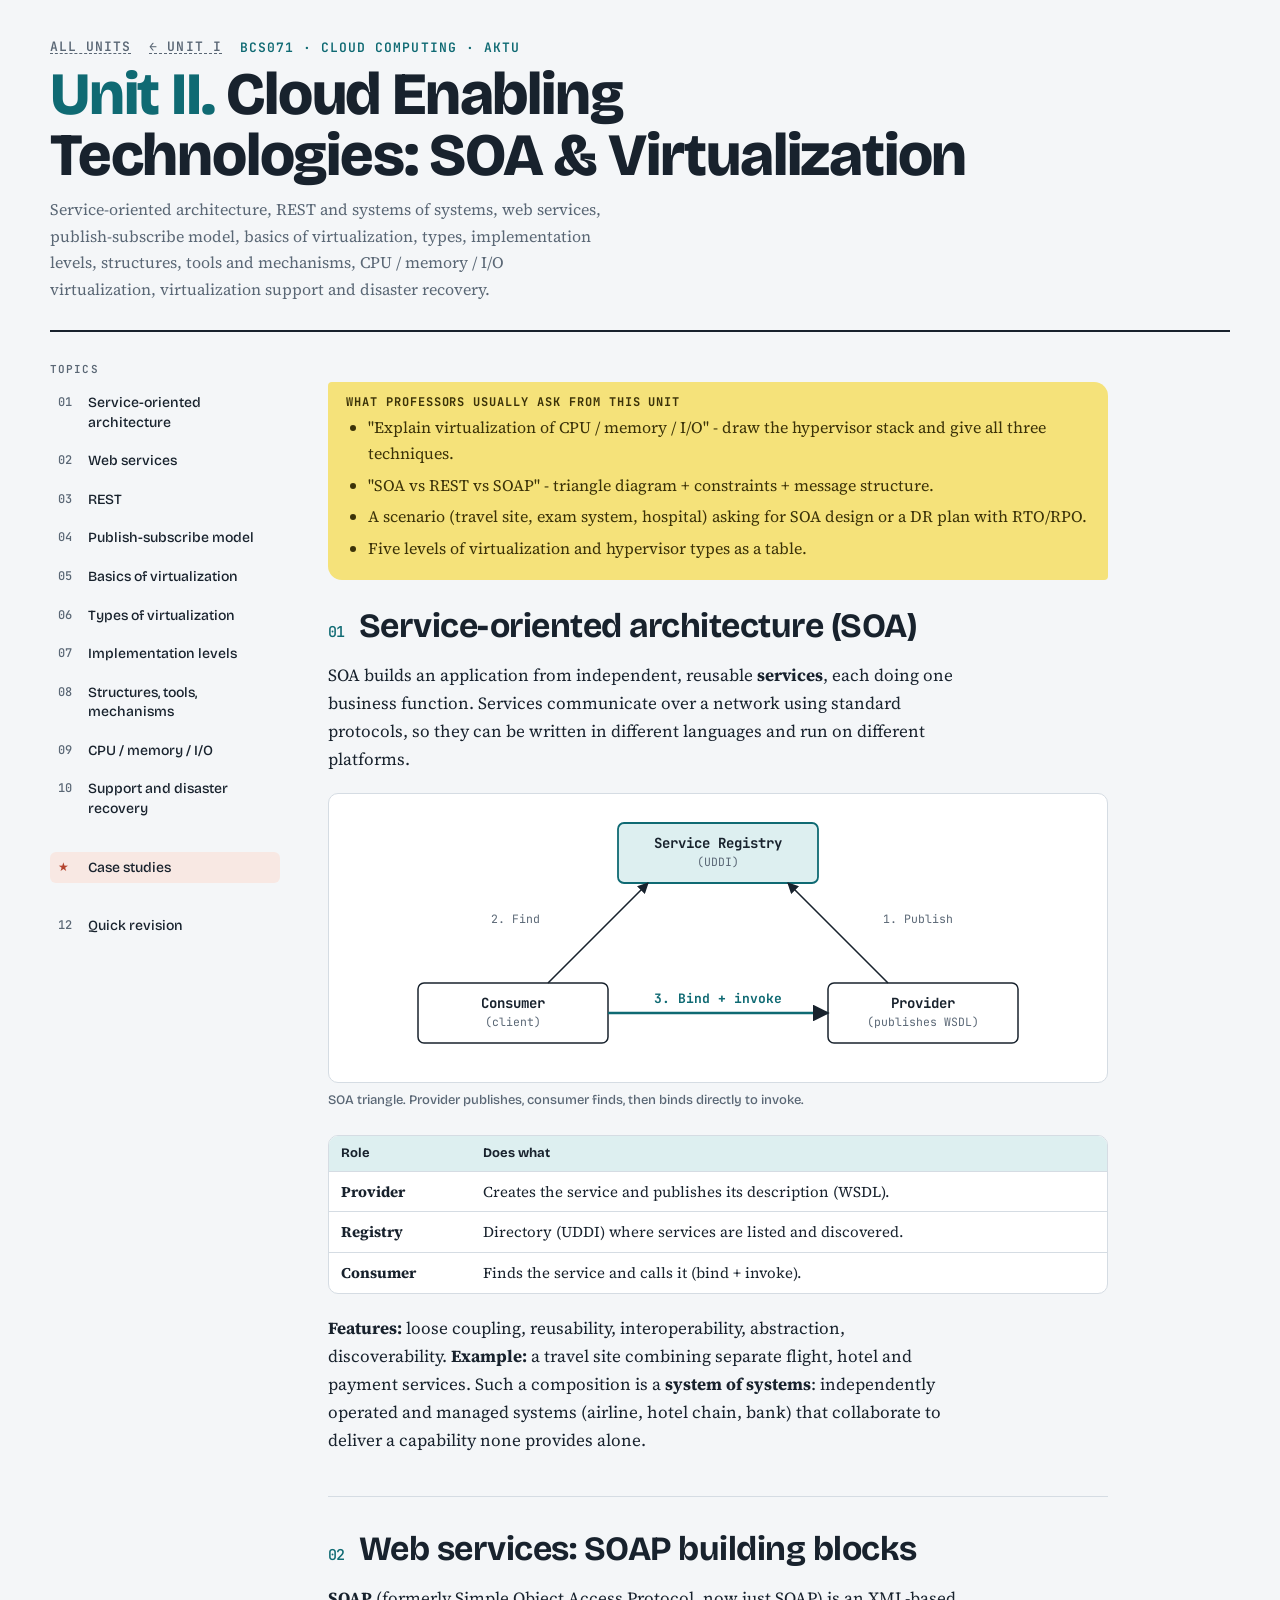
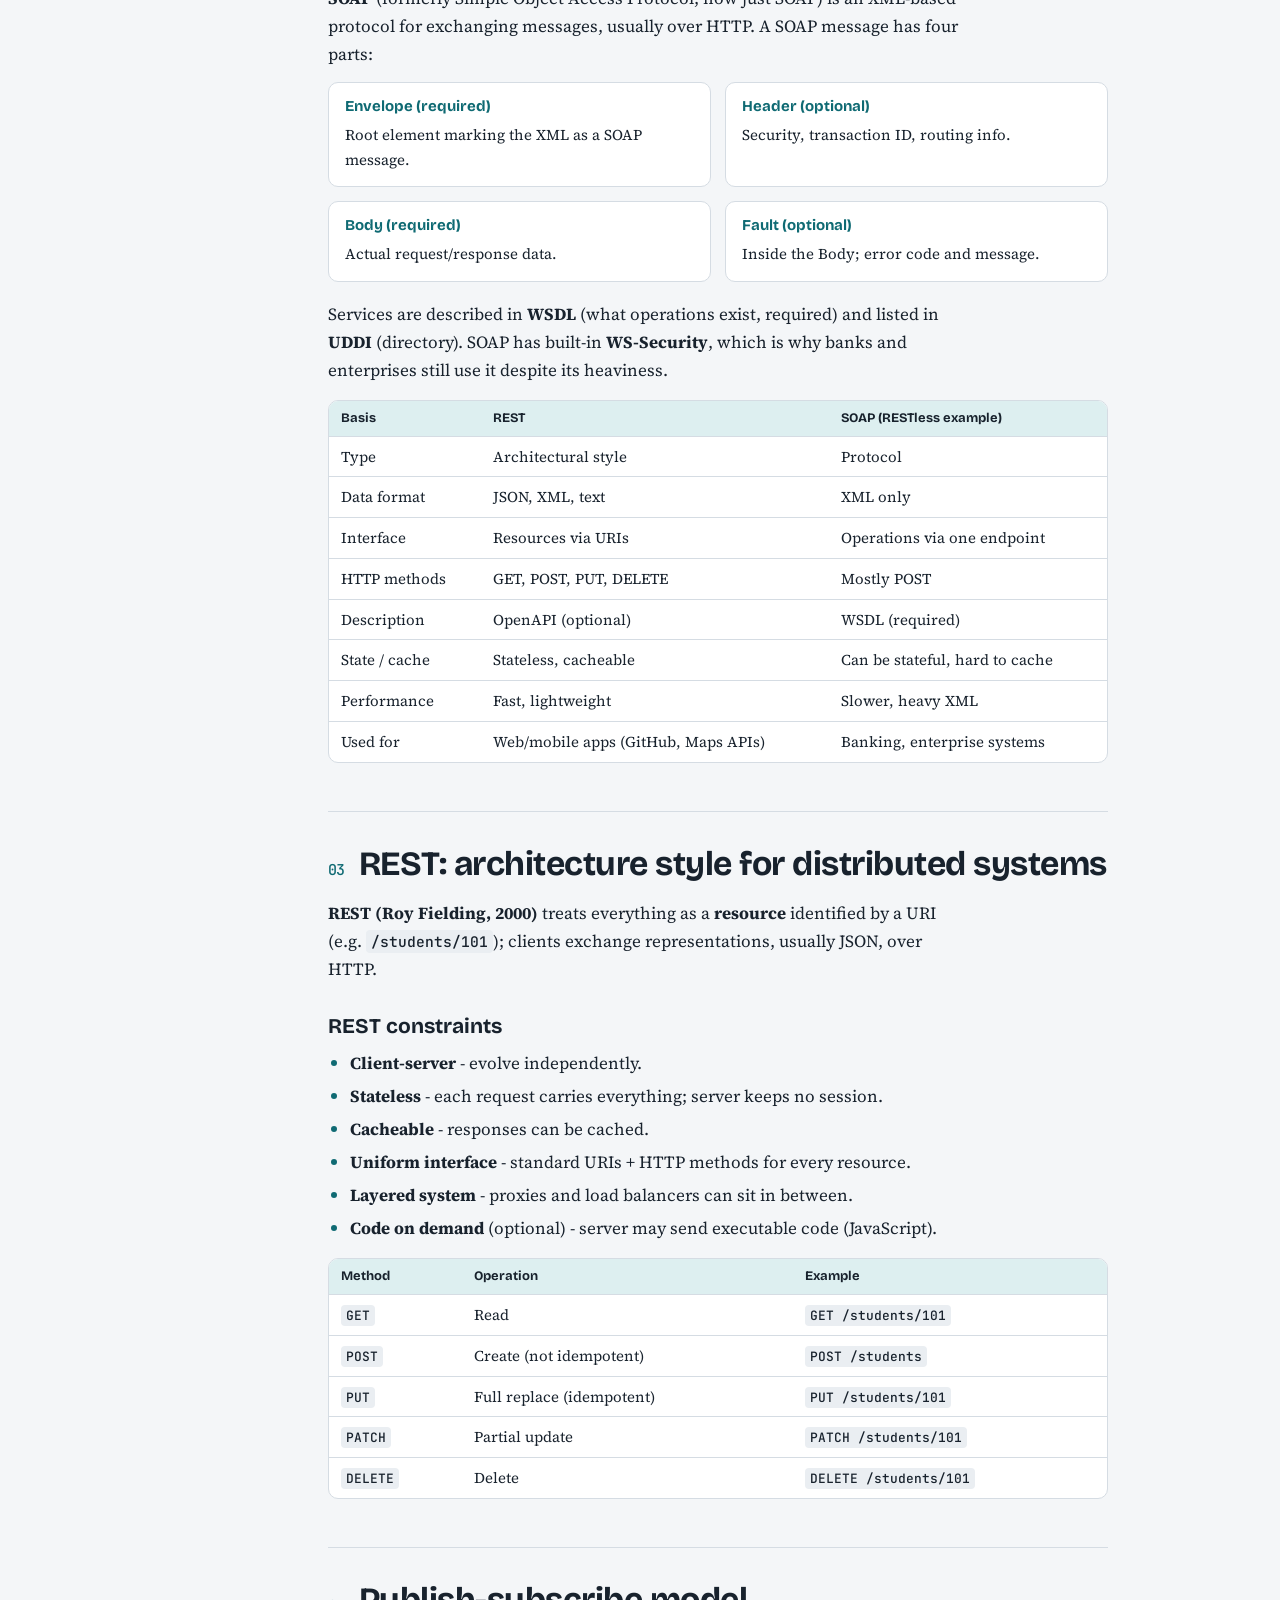
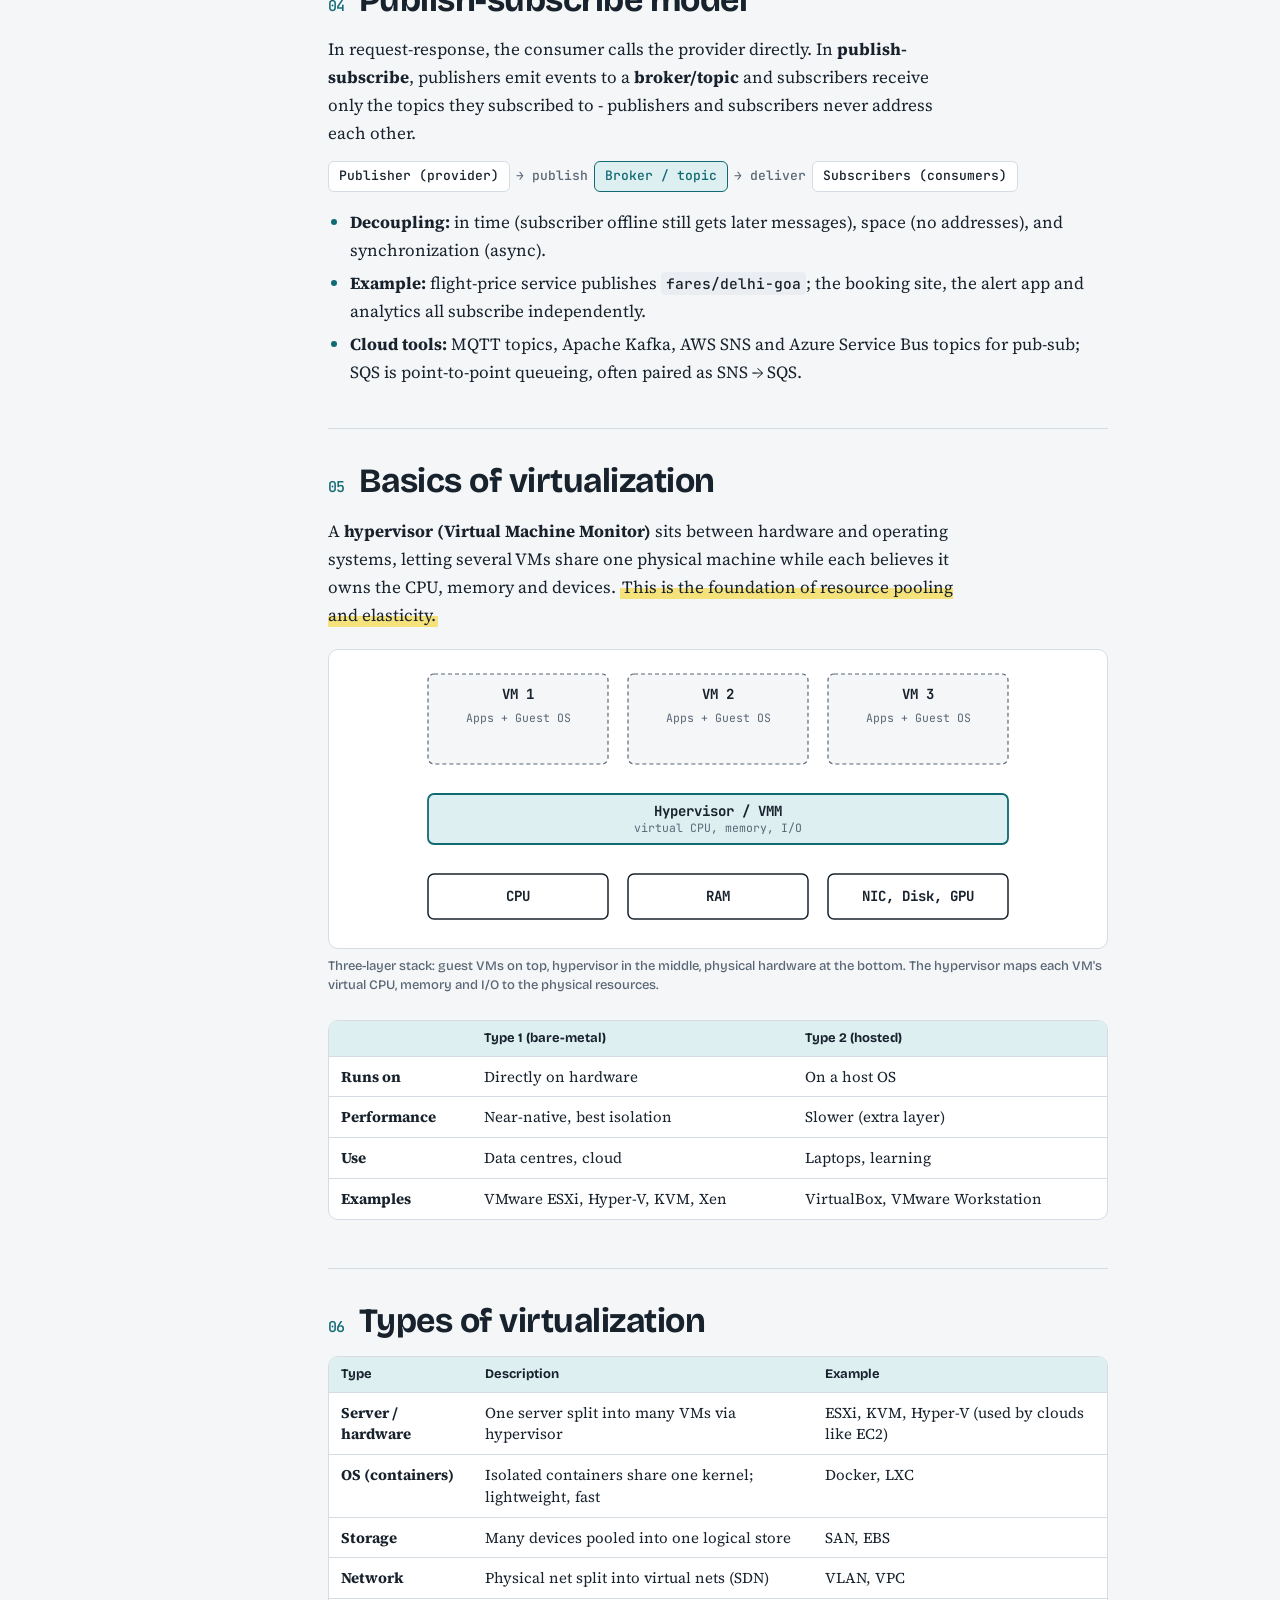
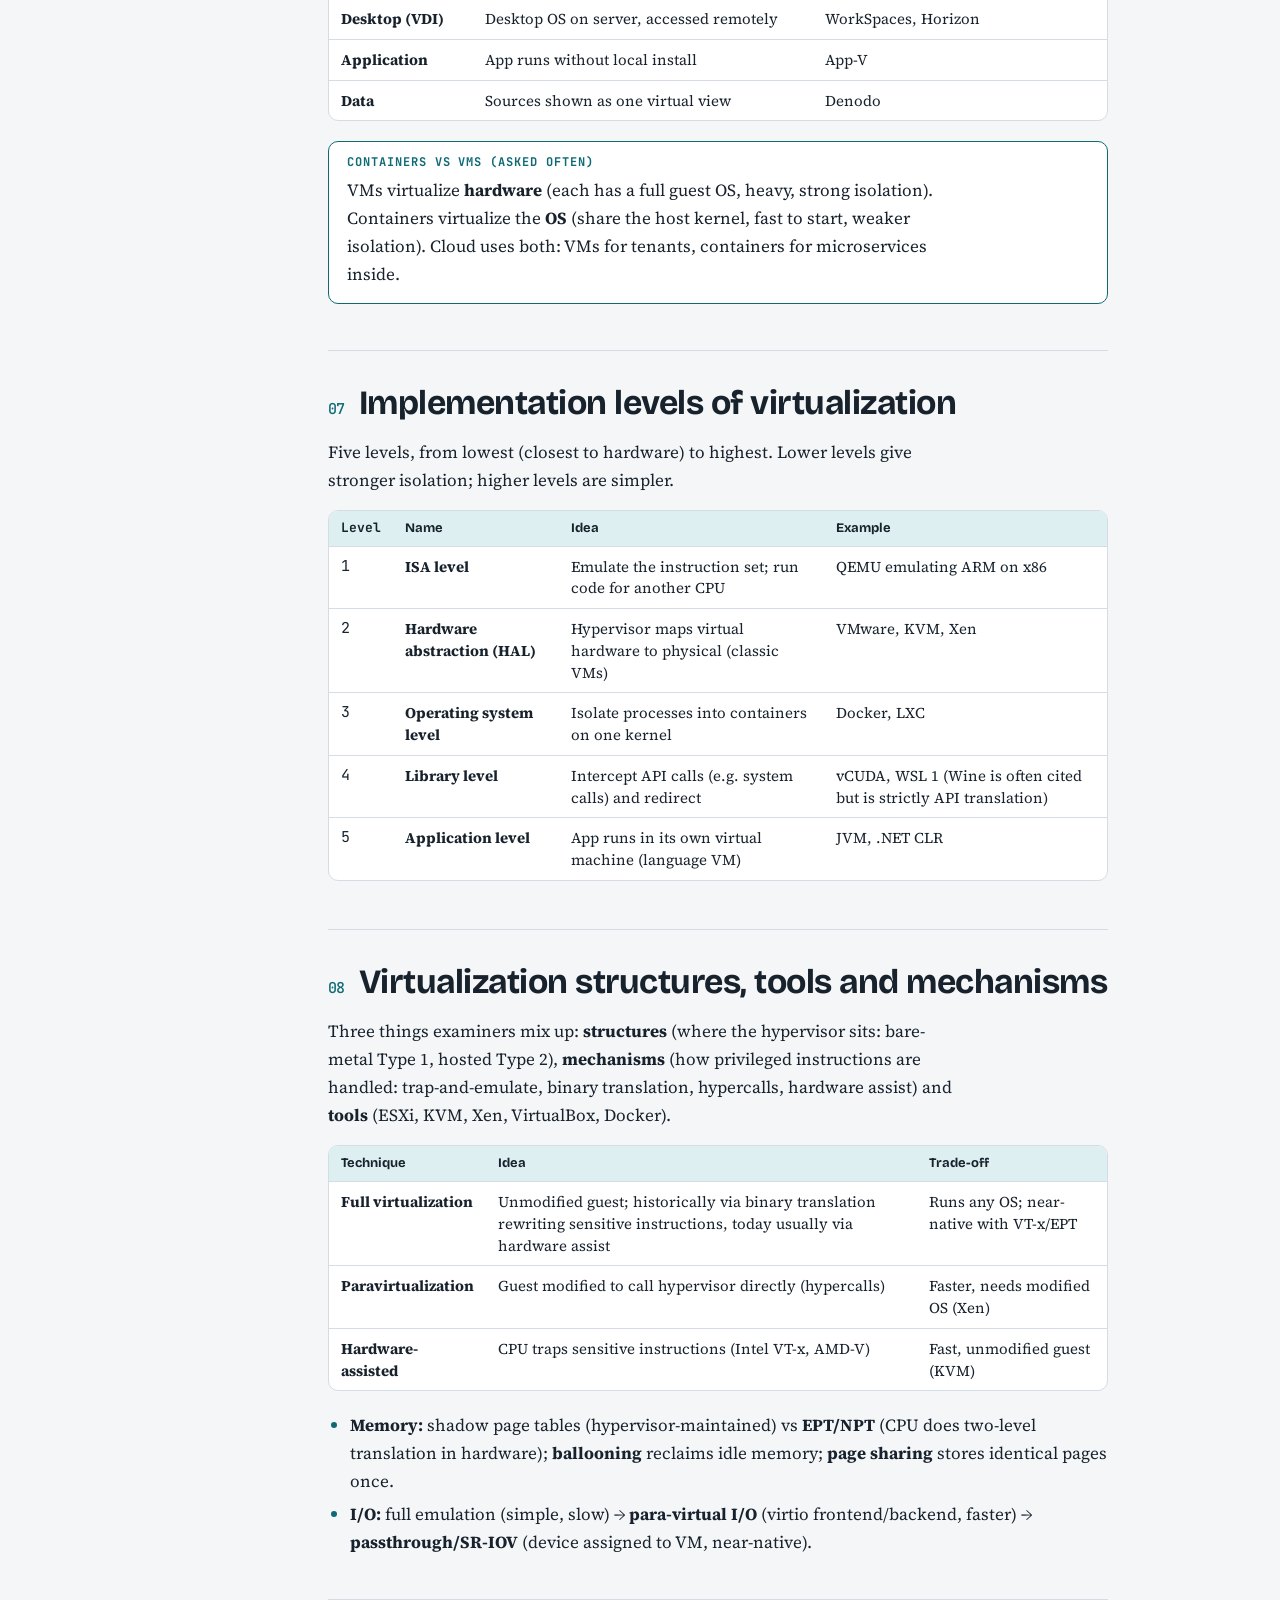
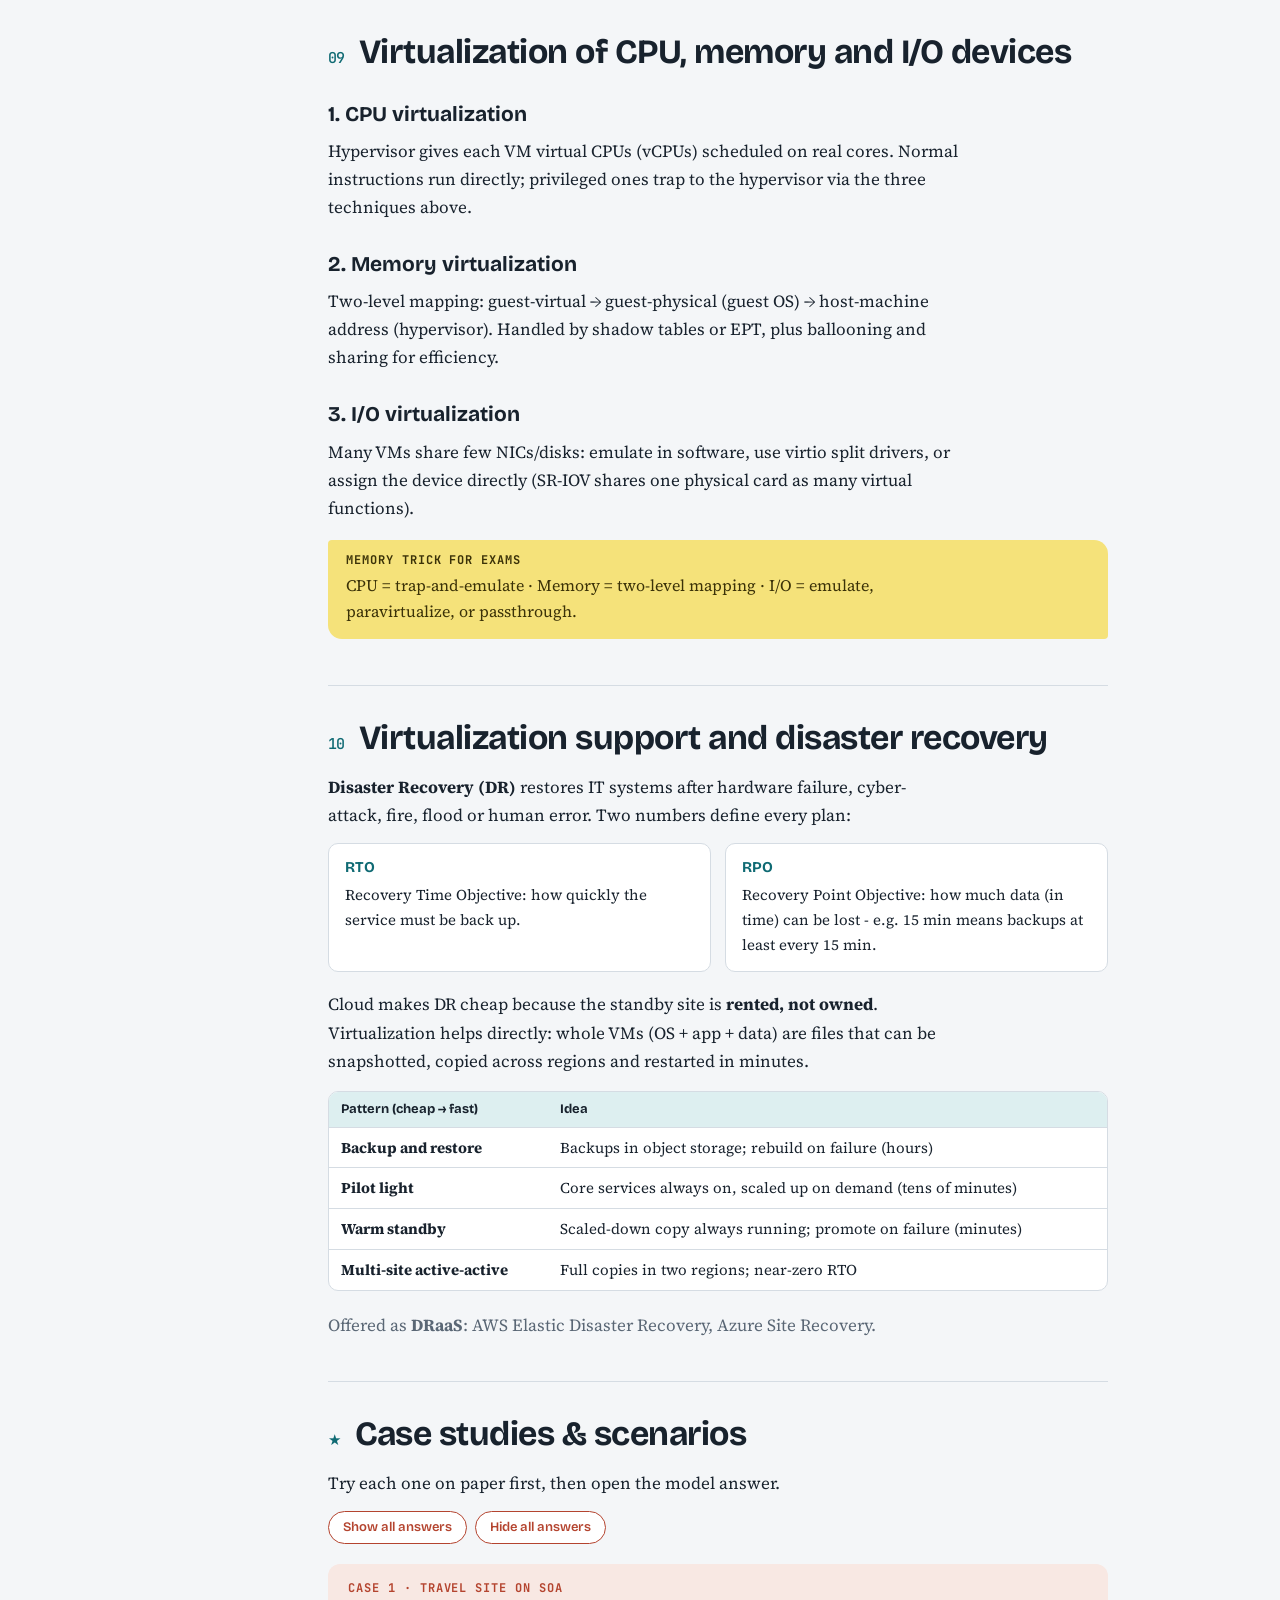
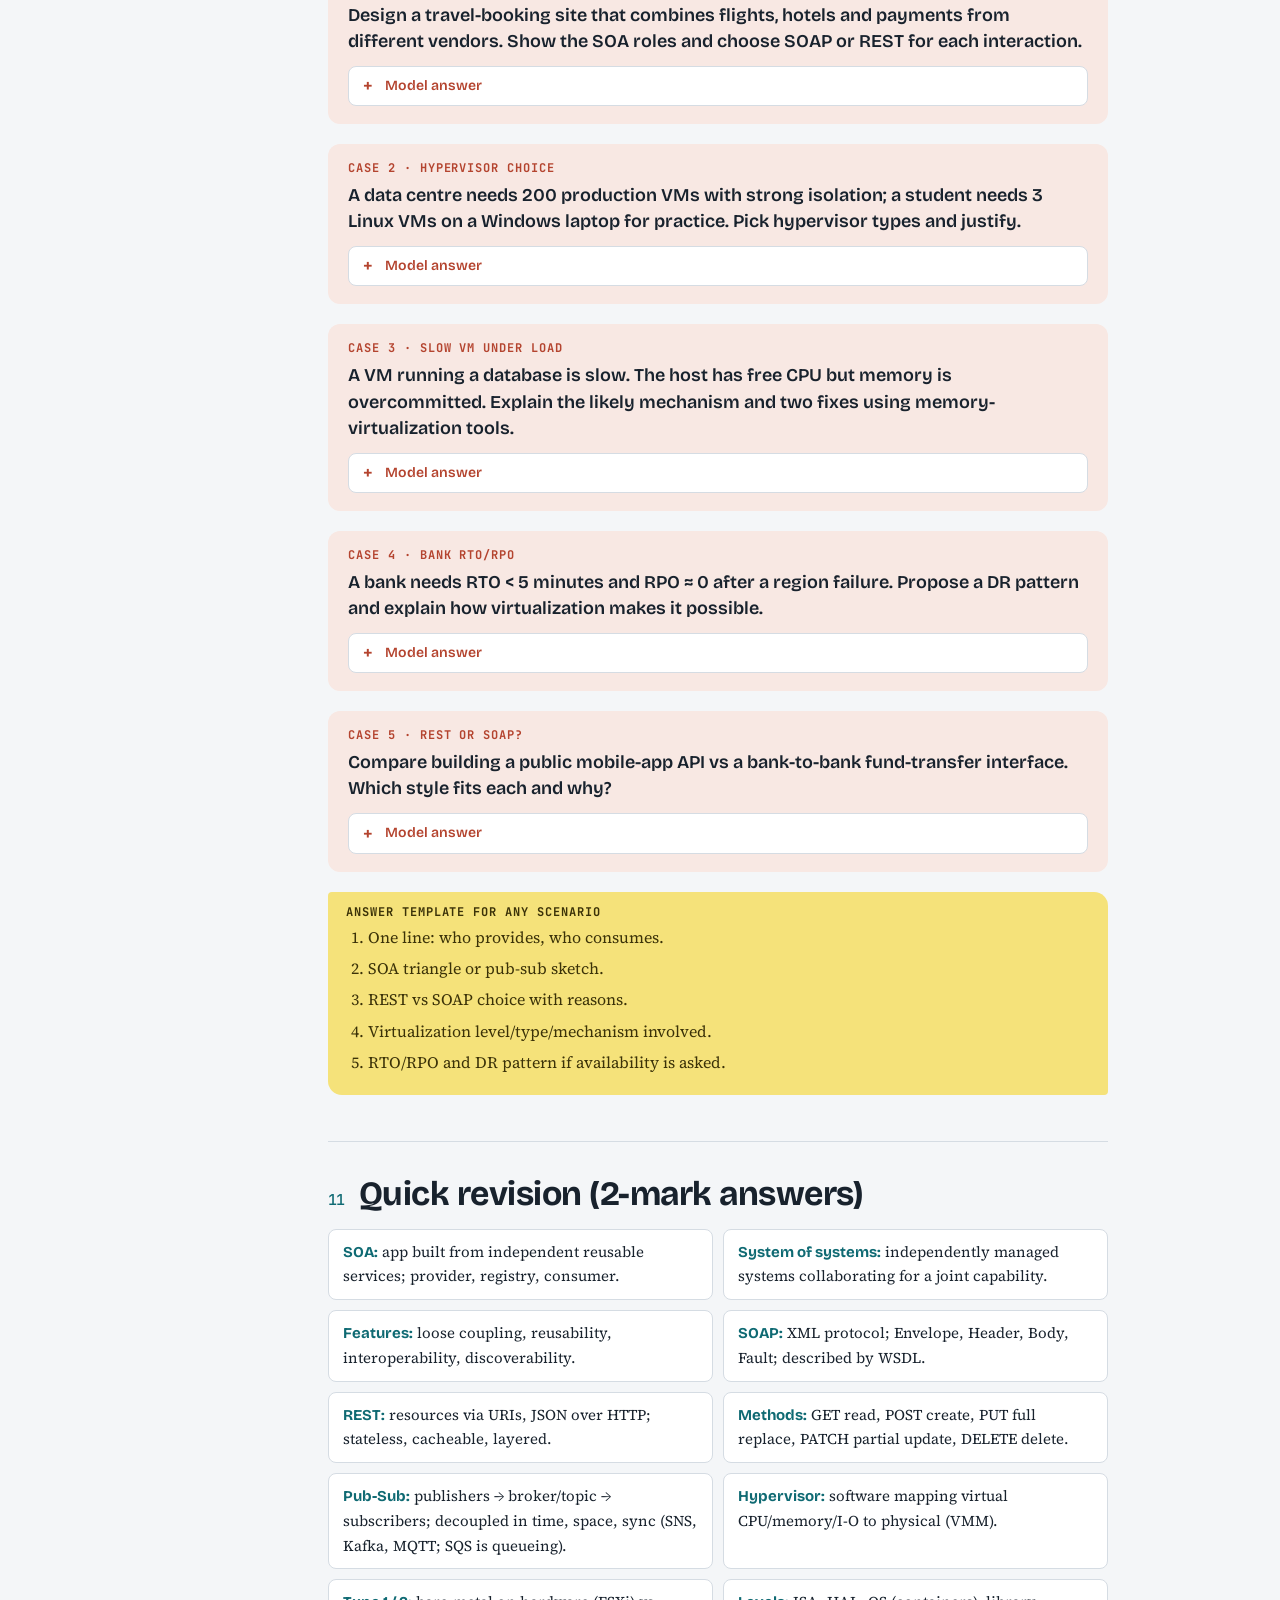
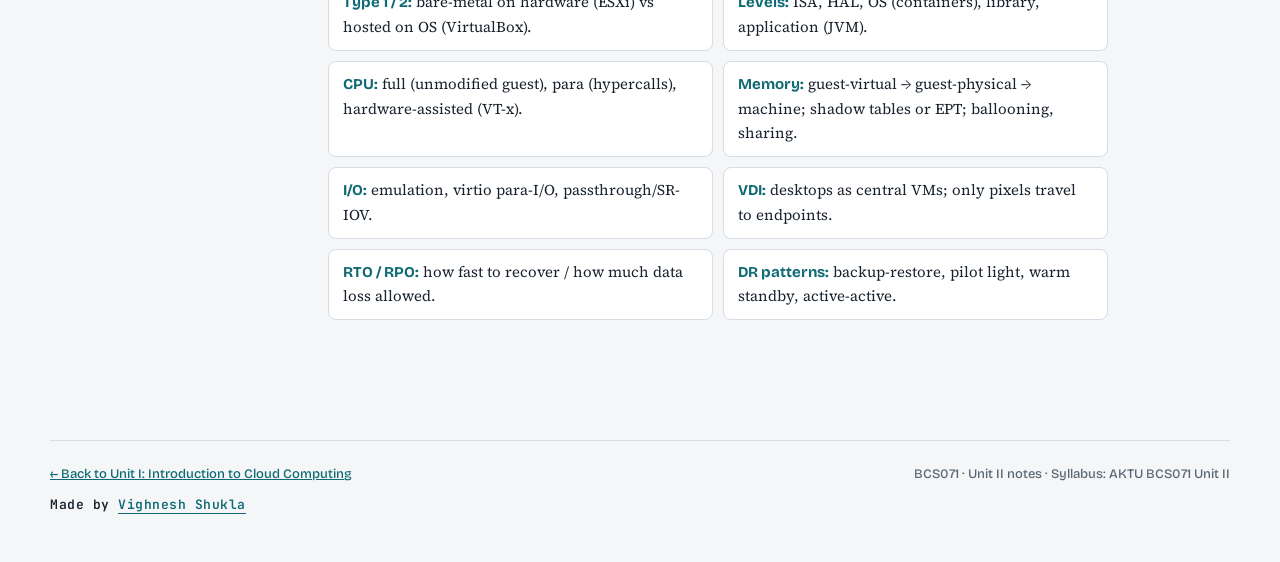
<file: unit2.html>
<!doctype html>
<html lang="en">
<head>
<meta charset="utf-8">
<meta name="viewport" content="width=device-width, initial-scale=1">
<meta name="author" content="Vighnesh Shukla">
<title>Unit II: SOA &amp; Virtualization</title>
<link rel="preconnect" href="https://fonts.googleapis.com">
<link rel="preconnect" href="https://fonts.gstatic.com" crossorigin>
<link rel="stylesheet" href="https://fonts.googleapis.com/css2?family=Bricolage+Grotesque:opsz,wght@12..96,500;12..96,700;12..96,800&family=JetBrains+Mono:wght@400;500;600;700&family=Source+Serif+4:ital,opsz,wght@0,8..60,400;0,8..60,700;1,8..60,400&display=swap">
<link rel="stylesheet" href="notes.css">
</head>
<body>

<header class="masthead">
  <div class="course">
    <a href="index.html">All units</a>
    <a href="unit1.html">← Unit I</a>
    <span>BCS071 · Cloud Computing · AKTU</span>
  </div>
  <h1><span class="unit-no">Unit II.</span> Cloud Enabling Technologies: SOA &amp; Virtualization</h1>
  <p class="scope">Service-oriented architecture, REST and systems of systems, web services, publish-subscribe model, basics of virtualization, types, implementation levels, structures, tools and mechanisms, CPU / memory / I/O virtualization, virtualization support and disaster recovery.</p>
</header>

<div class="layout">
  <nav class="toc" aria-label="Topics">
    <p>Topics</p>
    <ol>
      <li><a href="#soa">Service-oriented architecture</a></li>
      <li><a href="#web-services">Web services</a></li>
      <li><a href="#rest">REST</a></li>
      <li><a href="#pubsub">Publish-subscribe model</a></li>
      <li><a href="#virt-basics">Basics of virtualization</a></li>
      <li><a href="#virt-types">Types of virtualization</a></li>
      <li><a href="#virt-levels">Implementation levels</a></li>
      <li><a href="#virt-mechanisms">Structures, tools, mechanisms</a></li>
      <li><a href="#cpu-mem-io">CPU / memory / I/O</a></li>
      <li><a href="#dr">Support and disaster recovery</a></li>
      <li><a class="case" href="#cases">Case studies</a></li>
      <li><a href="#revision">Quick revision</a></li>
    </ol>
  </nav>

  <main>
    <div class="tip">
      <b class="lbl">What professors usually ask from this unit</b>
      <ul>
        <li>"Explain virtualization of CPU / memory / I/O" - draw the hypervisor stack and give all three techniques.</li>
        <li>"SOA vs REST vs SOAP" - triangle diagram + constraints + message structure.</li>
        <li>A scenario (travel site, exam system, hospital) asking for SOA design or a DR plan with RTO/RPO.</li>
        <li>Five levels of virtualization and hypervisor types as a table.</li>
      </ul>
    </div>

    <!-- 1 -->
    <section id="soa">
      <h2><span class="num">01</span>Service-oriented architecture (SOA)</h2>
      <p>SOA builds an application from independent, reusable <strong>services</strong>, each doing one business function. Services communicate over a network using standard protocols, so they can be written in different languages and run on different platforms.</p>
      <figure>
        <div class="fig">
          <svg viewBox="0 0 640 260" width="640" style="min-width:480px" role="img" aria-label="SOA triangle: service provider publishes to the registry, consumer finds it there, then binds directly to the provider">
            <defs><marker id="arSoa" viewBox="0 0 10 10" refX="9" refY="5" markerWidth="7" markerHeight="7" orient="auto"><path d="M0,0 L10,5 L0,10 z" class="arrowhead"/></marker></defs>
            <rect x="220" y="15" width="200" height="60" rx="6" class="box-acc"/><text x="320" y="40" text-anchor="middle" class="t-b">Service Registry</text><text x="320" y="58" text-anchor="middle" class="t-m">(UDDI)</text>
            <rect x="20" y="175" width="190" height="60" rx="6" class="box"/><text x="115" y="200" text-anchor="middle" class="t-b">Consumer</text><text x="115" y="218" text-anchor="middle" class="t-m">(client)</text>
            <rect x="430" y="175" width="190" height="60" rx="6" class="box"/><text x="525" y="200" text-anchor="middle" class="t-b">Provider</text><text x="525" y="218" text-anchor="middle" class="t-m">(publishes WSDL)</text>
            <path d="M490,175 L390,75" class="ln" marker-end="url(#arSoa)"/><text x="485" y="115" class="t-m">1. Publish</text>
            <path d="M150,175 L250,75" class="ln" marker-end="url(#arSoa)"/><text x="142" y="115" text-anchor="end" class="t-m">2. Find</text>
            <path d="M210,205 L430,205" class="ln-acc" marker-end="url(#arSoa)"/><text x="320" y="195" text-anchor="middle" class="t-acc">3. Bind + invoke</text>
          </svg>
        </div>
        <figcaption>SOA triangle. Provider publishes, consumer finds, then binds directly to invoke.</figcaption>
      </figure>
      <div class="tbl">
        <table>
          <thead><tr><th>Role</th><th>Does what</th></tr></thead>
          <tbody>
            <tr><td><strong>Provider</strong></td><td>Creates the service and publishes its description (WSDL).</td></tr>
            <tr><td><strong>Registry</strong></td><td>Directory (UDDI) where services are listed and discovered.</td></tr>
            <tr><td><strong>Consumer</strong></td><td>Finds the service and calls it (bind + invoke).</td></tr>
          </tbody>
        </table>
      </div>
      <p><strong>Features:</strong> loose coupling, reusability, interoperability, abstraction, discoverability. <strong>Example:</strong> a travel site combining separate flight, hotel and payment services. Such a composition is a <strong>system of systems</strong>: independently operated and managed systems (airline, hotel chain, bank) that collaborate to deliver a capability none provides alone.</p>
    </section>

    <!-- 2 -->
    <section id="web-services">
      <h2><span class="num">02</span>Web services: SOAP building blocks</h2>
      <p><strong>SOAP</strong> (formerly Simple Object Access Protocol, now just SOAP) is an XML-based protocol for exchanging messages, usually over HTTP. A SOAP message has four parts:</p>
      <div class="split">
        <div><h5>Envelope (required)</h5><p>Root element marking the XML as a SOAP message.</p></div>
        <div><h5>Header (optional)</h5><p>Security, transaction ID, routing info.</p></div>
        <div><h5>Body (required)</h5><p>Actual request/response data.</p></div>
        <div><h5>Fault (optional)</h5><p>Inside the Body; error code and message.</p></div>
      </div>
      <p>Services are described in <strong>WSDL</strong> (what operations exist, required) and listed in <strong>UDDI</strong> (directory). SOAP has built-in <strong>WS-Security</strong>, which is why banks and enterprises still use it despite its heaviness.</p>
      <div class="tbl">
        <table>
          <thead><tr><th>Basis</th><th>REST</th><th>SOAP (RESTless example)</th></tr></thead>
          <tbody>
            <tr><td>Type</td><td>Architectural style</td><td>Protocol</td></tr>
            <tr><td>Data format</td><td>JSON, XML, text</td><td>XML only</td></tr>
            <tr><td>Interface</td><td>Resources via URIs</td><td>Operations via one endpoint</td></tr>
            <tr><td>HTTP methods</td><td>GET, POST, PUT, DELETE</td><td>Mostly POST</td></tr>
            <tr><td>Description</td><td>OpenAPI (optional)</td><td>WSDL (required)</td></tr>
            <tr><td>State / cache</td><td>Stateless, cacheable</td><td>Can be stateful, hard to cache</td></tr>
            <tr><td>Performance</td><td>Fast, lightweight</td><td>Slower, heavy XML</td></tr>
            <tr><td>Used for</td><td>Web/mobile apps (GitHub, Maps APIs)</td><td>Banking, enterprise systems</td></tr>
          </tbody>
        </table>
      </div>
    </section>

    <!-- 3 -->
    <section id="rest">
      <h2><span class="num">03</span>REST: architecture style for distributed systems</h2>
      <p><strong>REST (Roy Fielding, 2000)</strong> treats everything as a <strong>resource</strong> identified by a URI (e.g. <code>/students/101</code>); clients exchange representations, usually JSON, over HTTP.</p>
      <h3>REST constraints</h3>
      <ul>
        <li><strong>Client-server</strong> - evolve independently.</li>
        <li><strong>Stateless</strong> - each request carries everything; server keeps no session.</li>
        <li><strong>Cacheable</strong> - responses can be cached.</li>
        <li><strong>Uniform interface</strong> - standard URIs + HTTP methods for every resource.</li>
        <li><strong>Layered system</strong> - proxies and load balancers can sit in between.</li>
        <li><strong>Code on demand</strong> (optional) - server may send executable code (JavaScript).</li>
      </ul>
      <div class="tbl">
        <table>
          <thead><tr><th>Method</th><th>Operation</th><th>Example</th></tr></thead>
          <tbody>
            <tr><td><code>GET</code></td><td>Read</td><td><code>GET /students/101</code></td></tr>
            <tr><td><code>POST</code></td><td>Create (not idempotent)</td><td><code>POST /students</code></td></tr>
            <tr><td><code>PUT</code></td><td>Full replace (idempotent)</td><td><code>PUT /students/101</code></td></tr>
            <tr><td><code>PATCH</code></td><td>Partial update</td><td><code>PATCH /students/101</code></td></tr>
            <tr><td><code>DELETE</code></td><td>Delete</td><td><code>DELETE /students/101</code></td></tr>
          </tbody>
        </table>
      </div>
    </section>

    <!-- 4 -->
    <section id="pubsub">
      <h2><span class="num">04</span>Publish-subscribe model</h2>
      <p>In request-response, the consumer calls the provider directly. In <strong>publish-subscribe</strong>, publishers emit events to a <strong>broker/topic</strong> and subscribers receive only the topics they subscribed to - publishers and subscribers never address each other.</p>
      <div class="flow"><span>Publisher (provider)</span><i>→ publish</i><span class="em">Broker / topic</span><i>→ deliver</i><span>Subscribers (consumers)</span></div>
      <ul>
        <li><strong>Decoupling:</strong> in time (subscriber offline still gets later messages), space (no addresses), and synchronization (async).</li>
        <li><strong>Example:</strong> flight-price service publishes <code>fares/delhi-goa</code>; the booking site, the alert app and analytics all subscribe independently.</li>
        <li><strong>Cloud tools:</strong> MQTT topics, Apache Kafka, AWS SNS and Azure Service Bus topics for pub-sub; SQS is point-to-point queueing, often paired as SNS → SQS.</li>
      </ul>
    </section>

    <!-- 5 -->
    <section id="virt-basics">
      <h2><span class="num">05</span>Basics of virtualization</h2>
      <p>A <strong>hypervisor (Virtual Machine Monitor)</strong> sits between hardware and operating systems, letting several VMs share one physical machine while each believes it owns the CPU, memory and devices. <span class="hl">This is the foundation of resource pooling and elasticity.</span></p>
      <figure>
        <div class="fig">
          <svg viewBox="0 0 640 270" width="640" style="min-width:480px" role="img" aria-label="Virtualization stack: three guest VMs on top, hypervisor in the middle, physical CPU, RAM and devices at the bottom">
            <rect x="30" y="10" width="180" height="90" rx="6" class="box-soft"/><text x="120" y="35" text-anchor="middle" class="t-b">VM 1</text><text x="120" y="58" text-anchor="middle" class="t-m">Apps + Guest OS</text>
            <rect x="230" y="10" width="180" height="90" rx="6" class="box-soft"/><text x="320" y="35" text-anchor="middle" class="t-b">VM 2</text><text x="320" y="58" text-anchor="middle" class="t-m">Apps + Guest OS</text>
            <rect x="430" y="10" width="180" height="90" rx="6" class="box-soft"/><text x="520" y="35" text-anchor="middle" class="t-b">VM 3</text><text x="520" y="58" text-anchor="middle" class="t-m">Apps + Guest OS</text>
            <rect x="30" y="130" width="580" height="50" rx="6" class="box-acc"/><text x="320" y="152" text-anchor="middle" class="t-b">Hypervisor / VMM</text><text x="320" y="168" text-anchor="middle" class="t-m">virtual CPU, memory, I/O</text>
            <rect x="30" y="210" width="180" height="45" rx="6" class="box"/><text x="120" y="237" text-anchor="middle" class="t-b">CPU</text>
            <rect x="230" y="210" width="180" height="45" rx="6" class="box"/><text x="320" y="237" text-anchor="middle" class="t-b">RAM</text>
            <rect x="430" y="210" width="180" height="45" rx="6" class="box"/><text x="520" y="237" text-anchor="middle" class="t-b">NIC, Disk, GPU</text>
          </svg>
        </div>
        <figcaption>Three-layer stack: guest VMs on top, hypervisor in the middle, physical hardware at the bottom. The hypervisor maps each VM's virtual CPU, memory and I/O to the physical resources.</figcaption>
      </figure>
      <div class="tbl">
        <table>
          <thead><tr><th></th><th>Type 1 (bare-metal)</th><th>Type 2 (hosted)</th></tr></thead>
          <tbody>
            <tr><td><strong>Runs on</strong></td><td>Directly on hardware</td><td>On a host OS</td></tr>
            <tr><td><strong>Performance</strong></td><td>Near-native, best isolation</td><td>Slower (extra layer)</td></tr>
            <tr><td><strong>Use</strong></td><td>Data centres, cloud</td><td>Laptops, learning</td></tr>
            <tr><td><strong>Examples</strong></td><td>VMware ESXi, Hyper-V, KVM, Xen</td><td>VirtualBox, VMware Workstation</td></tr>
          </tbody>
        </table>
      </div>
    </section>

    <!-- 6 -->
    <section id="virt-types">
      <h2><span class="num">06</span>Types of virtualization</h2>
      <div class="tbl">
        <table>
          <thead><tr><th>Type</th><th>Description</th><th>Example</th></tr></thead>
          <tbody>
            <tr><td><strong>Server / hardware</strong></td><td>One server split into many VMs via hypervisor</td><td>ESXi, KVM, Hyper-V (used by clouds like EC2)</td></tr>
            <tr><td><strong>OS (containers)</strong></td><td>Isolated containers share one kernel; lightweight, fast</td><td>Docker, LXC</td></tr>
            <tr><td><strong>Storage</strong></td><td>Many devices pooled into one logical store</td><td>SAN, EBS</td></tr>
            <tr><td><strong>Network</strong></td><td>Physical net split into virtual nets (SDN)</td><td>VLAN, VPC</td></tr>
            <tr><td><strong>Desktop (VDI)</strong></td><td>Desktop OS on server, accessed remotely</td><td>WorkSpaces, Horizon</td></tr>
            <tr><td><strong>Application</strong></td><td>App runs without local install</td><td>App-V</td></tr>
            <tr><td><strong>Data</strong></td><td>Sources shown as one virtual view</td><td>Denodo</td></tr>
          </tbody>
        </table>
      </div>
      <div class="key"><span class="lbl">Containers vs VMs (asked often)</span><p>VMs virtualize <strong>hardware</strong> (each has a full guest OS, heavy, strong isolation). Containers virtualize the <strong>OS</strong> (share the host kernel, fast to start, weaker isolation). Cloud uses both: VMs for tenants, containers for microservices inside.</p></div>
    </section>

    <!-- 7 -->
    <section id="virt-levels">
      <h2><span class="num">07</span>Implementation levels of virtualization</h2>
      <p>Five levels, from lowest (closest to hardware) to highest. Lower levels give stronger isolation; higher levels are simpler.</p>
      <div class="tbl">
        <table>
          <thead><tr><th class="num">Level</th><th>Name</th><th>Idea</th><th>Example</th></tr></thead>
          <tbody>
            <tr><td class="num">1</td><td><strong>ISA level</strong></td><td>Emulate the instruction set; run code for another CPU</td><td>QEMU emulating ARM on x86</td></tr>
            <tr><td class="num">2</td><td><strong>Hardware abstraction (HAL)</strong></td><td>Hypervisor maps virtual hardware to physical (classic VMs)</td><td>VMware, KVM, Xen</td></tr>
            <tr><td class="num">3</td><td><strong>Operating system level</strong></td><td>Isolate processes into containers on one kernel</td><td>Docker, LXC</td></tr>
            <tr><td class="num">4</td><td><strong>Library level</strong></td><td>Intercept API calls (e.g. system calls) and redirect</td><td>vCUDA, WSL 1 (Wine is often cited but is strictly API translation)</td></tr>
            <tr><td class="num">5</td><td><strong>Application level</strong></td><td>App runs in its own virtual machine (language VM)</td><td>JVM, .NET CLR</td></tr>
          </tbody>
        </table>
      </div>
    </section>

    <!-- 8 -->
    <section id="virt-mechanisms">
      <h2><span class="num">08</span>Virtualization structures, tools and mechanisms</h2>
      <p>Three things examiners mix up: <strong>structures</strong> (where the hypervisor sits: bare-metal Type 1, hosted Type 2), <strong>mechanisms</strong> (how privileged instructions are handled: trap-and-emulate, binary translation, hypercalls, hardware assist) and <strong>tools</strong> (ESXi, KVM, Xen, VirtualBox, Docker).</p>
      <div class="tbl">
        <table>
          <thead><tr><th>Technique</th><th>Idea</th><th>Trade-off</th></tr></thead>
          <tbody>
            <tr><td><strong>Full virtualization</strong></td><td>Unmodified guest; historically via binary translation rewriting sensitive instructions, today usually via hardware assist</td><td>Runs any OS; near-native with VT-x/EPT</td></tr>
            <tr><td><strong>Paravirtualization</strong></td><td>Guest modified to call hypervisor directly (hypercalls)</td><td>Faster, needs modified OS (Xen)</td></tr>
            <tr><td><strong>Hardware-assisted</strong></td><td>CPU traps sensitive instructions (Intel VT-x, AMD-V)</td><td>Fast, unmodified guest (KVM)</td></tr>
          </tbody>
        </table>
      </div>
      <ul>
        <li><strong>Memory:</strong> shadow page tables (hypervisor-maintained) vs <strong>EPT/NPT</strong> (CPU does two-level translation in hardware); <strong>ballooning</strong> reclaims idle memory; <strong>page sharing</strong> stores identical pages once.</li>
        <li><strong>I/O:</strong> full emulation (simple, slow) → <strong>para-virtual I/O</strong> (virtio frontend/backend, faster) → <strong>passthrough/SR-IOV</strong> (device assigned to VM, near-native).</li>
      </ul>
    </section>

    <!-- 9 -->
    <section id="cpu-mem-io">
      <h2><span class="num">09</span>Virtualization of CPU, memory and I/O devices</h2>
      <h3>1. CPU virtualization</h3>
      <p>Hypervisor gives each VM virtual CPUs (vCPUs) scheduled on real cores. Normal instructions run directly; privileged ones trap to the hypervisor via the three techniques above.</p>
      <h3>2. Memory virtualization</h3>
      <p>Two-level mapping: guest-virtual → guest-physical (guest OS) → host-machine address (hypervisor). Handled by shadow tables or EPT, plus ballooning and sharing for efficiency.</p>
      <h3>3. I/O virtualization</h3>
      <p>Many VMs share few NICs/disks: emulate in software, use virtio split drivers, or assign the device directly (SR-IOV shares one physical card as many virtual functions).</p>
      <div class="tip"><b class="lbl">Memory trick for exams</b><p>CPU = trap-and-emulate · Memory = two-level mapping · I/O = emulate, paravirtualize, or passthrough.</p></div>
    </section>

    <!-- 10 -->
    <section id="dr">
      <h2><span class="num">10</span>Virtualization support and disaster recovery</h2>
      <p><strong>Disaster Recovery (DR)</strong> restores IT systems after hardware failure, cyber-attack, fire, flood or human error. Two numbers define every plan:</p>
      <div class="split">
        <div><h5>RTO</h5><p>Recovery Time Objective: how quickly the service must be back up.</p></div>
        <div><h5>RPO</h5><p>Recovery Point Objective: how much data (in time) can be lost - e.g. 15 min means backups at least every 15 min.</p></div>
      </div>
      <p>Cloud makes DR cheap because the standby site is <strong>rented, not owned</strong>. Virtualization helps directly: whole VMs (OS + app + data) are files that can be snapshotted, copied across regions and restarted in minutes.</p>
      <div class="tbl">
        <table>
          <thead><tr><th>Pattern (cheap → fast)</th><th>Idea</th></tr></thead>
          <tbody>
            <tr><td><strong>Backup and restore</strong></td><td>Backups in object storage; rebuild on failure (hours)</td></tr>
            <tr><td><strong>Pilot light</strong></td><td>Core services always on, scaled up on demand (tens of minutes)</td></tr>
            <tr><td><strong>Warm standby</strong></td><td>Scaled-down copy always running; promote on failure (minutes)</td></tr>
            <tr><td><strong>Multi-site active-active</strong></td><td>Full copies in two regions; near-zero RTO</td></tr>
          </tbody>
        </table>
      </div>
      <p class="muted">Offered as <strong>DRaaS</strong>: AWS Elastic Disaster Recovery, Azure Site Recovery.</p>
    </section>

    <!-- CASES -->
    <section id="cases">
      <h2><span class="num">★</span>Case studies &amp; scenarios</h2>
      <p>Try each one on paper first, then open the model answer.</p>
      <div class="toolbar">
        <button type="button" id="openAll">Show all answers</button>
        <button type="button" id="closeAll">Hide all answers</button>
      </div>

      <div class="case">
        <span class="lbl">Case 1 · Travel site on SOA</span>
        <p class="q">Design a travel-booking site that combines flights, hotels and payments from different vendors. Show the SOA roles and choose SOAP or REST for each interaction.</p>
        <details><summary>Model answer</summary><div>
          <p><strong>Roles:</strong> each vendor is a <strong>provider</strong> publishing WSDL/OpenAPI to a <strong>registry</strong>; the travel site is the <strong>consumer</strong> that finds, binds and invokes.</p>
          <ul>
            <li>Flight/hotel search: <strong>REST + JSON</strong> (high volume, cacheable, mobile-friendly).</li>
            <li>Payment: <strong>SOAP + WS-Security</strong> (strict contracts, built-in security, banking compliance).</li>
            <li>Price alerts: <strong>publish-subscribe</strong> (providers publish fare topics; users and analytics subscribe independently).</li>
          </ul>
        </div></details>
      </div>

      <div class="case">
        <span class="lbl">Case 2 · Hypervisor choice</span>
        <p class="q">A data centre needs 200 production VMs with strong isolation; a student needs 3 Linux VMs on a Windows laptop for practice. Pick hypervisor types and justify.</p>
        <details><summary>Model answer</summary><div>
          <ul>
            <li>Data centre: <strong>Type 1 bare-metal</strong> (ESXi / Hyper-V / KVM) - runs on hardware, near-native speed, strong isolation, no host OS overhead.</li>
            <li>Student laptop: <strong>Type 2 hosted</strong> (VirtualBox / Workstation) - runs as an app on Windows, easy install, slower but fine for learning.</li>
          </ul>
        </div></details>
      </div>

      <div class="case">
        <span class="lbl">Case 3 · Slow VM under load</span>
        <p class="q">A VM running a database is slow. The host has free CPU but memory is overcommitted. Explain the likely mechanism and two fixes using memory-virtualization tools.</p>
        <details><summary>Model answer</summary><div>
          <p>Likely <strong>memory pressure</strong>: two-level translation plus host swapping. Shadow/EPT overhead grows and the host pages to disk.</p>
          <ul>
            <li>Enable <strong>ballooning</strong> to reclaim idle memory from other VMs.</li>
            <li>Enable <strong>page sharing</strong> (identical OS pages stored once) and, long term, use <strong>EPT/NPT hardware</strong> and right-size the VM.</li>
          </ul>
        </div></details>
      </div>

      <div class="case">
        <span class="lbl">Case 4 · Bank RTO/RPO</span>
        <p class="q">A bank needs RTO &lt; 5 minutes and RPO ≈ 0 after a region failure. Propose a DR pattern and explain how virtualization makes it possible.</p>
        <details><summary>Model answer</summary><div>
          <p>Use <strong>multi-site active-active</strong>: full copies in two regions with synchronous replication (RPO ≈ 0) and DNS failover (RTO in minutes). Cheaper options (backup/restore, pilot light) miss the 5-minute RTO.</p>
          <p><strong>Virtualization</strong> makes it practical: entire servers are VM images/snapshots that replicate and restart identically in the second region (DRaaS: Elastic Disaster Recovery / Site Recovery).</p>
        </div></details>
      </div>

      <div class="case">
        <span class="lbl">Case 5 · REST or SOAP?</span>
        <p class="q">Compare building a public mobile-app API vs a bank-to-bank fund-transfer interface. Which style fits each and why?</p>
        <details><summary>Model answer</summary><div>
          <ul>
            <li>Mobile API: <strong>RESTful</strong> - JSON, stateless, cacheable, uses GET/POST/PUT/DELETE, fast and simple.</li>
            <li>Bank transfer: <strong>SOAP</strong> (a RESTless, operation-based protocol) - strict WSDL contract, XML-only, built-in WS-Security, can be stateful; heaviness is acceptable for correctness.</li>
          </ul>
        </div></details>
      </div>

      <div class="tip">
        <b class="lbl">Answer template for any scenario</b>
        <ol>
          <li>One line: who provides, who consumes.</li>
          <li>SOA triangle or pub-sub sketch.</li>
          <li>REST vs SOAP choice with reasons.</li>
          <li>Virtualization level/type/mechanism involved.</li>
          <li>RTO/RPO and DR pattern if availability is asked.</li>
        </ol>
      </div>
    </section>

    <!-- revision -->
    <section id="revision">
      <h2><span class="num">11</span>Quick revision (2-mark answers)</h2>
      <ul class="qr">
        <li><b>SOA:</b> app built from independent reusable services; provider, registry, consumer.</li>
        <li><b>System of systems:</b> independently managed systems collaborating for a joint capability.</li>
        <li><b>Features:</b> loose coupling, reusability, interoperability, discoverability.</li>
        <li><b>SOAP:</b> XML protocol; Envelope, Header, Body, Fault; described by WSDL.</li>
        <li><b>REST:</b> resources via URIs, JSON over HTTP; stateless, cacheable, layered.</li>
        <li><b>Methods:</b> GET read, POST create, PUT full replace, PATCH partial update, DELETE delete.</li>
        <li><b>Pub-Sub:</b> publishers → broker/topic → subscribers; decoupled in time, space, sync (SNS, Kafka, MQTT; SQS is queueing).</li>
        <li><b>Hypervisor:</b> software mapping virtual CPU/memory/I-O to physical (VMM).</li>
        <li><b>Type 1 / 2:</b> bare-metal on hardware (ESXi) vs hosted on OS (VirtualBox).</li>
        <li><b>Levels:</b> ISA, HAL, OS (containers), library, application (JVM).</li>
        <li><b>CPU:</b> full (unmodified guest), para (hypercalls), hardware-assisted (VT-x).</li>
        <li><b>Memory:</b> guest-virtual → guest-physical → machine; shadow tables or EPT; ballooning, sharing.</li>
        <li><b>I/O:</b> emulation, virtio para-I/O, passthrough/SR-IOV.</li>
        <li><b>VDI:</b> desktops as central VMs; only pixels travel to endpoints.</li>
        <li><b>RTO / RPO:</b> how fast to recover / how much data loss allowed.</li>
        <li><b>DR patterns:</b> backup-restore, pilot light, warm standby, active-active.</li>
      </ul>
    </section>
  </main>
</div>

<footer class="end">
  <a href="unit1.html">← Back to Unit I: Introduction to Cloud Computing</a>
  <span>BCS071 · Unit II notes · Syllabus: AKTU BCS071 Unit II</span>
  <span class="credit">Made by <a href="https://github.com/SVIGHNESH">Vighnesh Shukla</a></span>
</footer>

<script>
  document.getElementById('openAll').addEventListener('click', () => document.querySelectorAll('.case details').forEach(d => d.open = true));
  document.getElementById('closeAll').addEventListener('click', () => document.querySelectorAll('.case details').forEach(d => d.open = false));
</script>
</body>
</html>
</file>
<file: notes.css>
/* Shared styles for BCS071 Cloud Computing unit notes (same design as BCS701 AI notes) */
:root {
  --paper: #F4F6F8;
  --surface: #FFFFFF;
  --ink: #18222D;
  --muted: #5A6775;
  --rule: #D5DCE3;
  --accent: #0F6A73;
  --accent-soft: #DDEFF0;
  --mark: #F5E27A;
  --mark-ink: #3B3208;
  --scen: #B4442F;
  --scen-soft: #F8E8E3;
  --good: #2F7D4A;
  --bad: #B4442F;
  --code-bg: #EAEEF2;
  --c-red: #D2574F;
  --c-green: #3E8E57;
  --c-blue: #3F6FB5;
  --display: "Bricolage Grotesque", "Segoe UI", system-ui, sans-serif;
  --body: "Source Serif 4", Georgia, "Times New Roman", serif;
  --mono: "JetBrains Mono", ui-monospace, "Cascadia Code", Consolas, monospace;
  color-scheme: light;
}
@media (prefers-color-scheme: dark) {
  :root:not([data-theme="light"]) {
    --paper: #0F151B; --surface: #151D25; --ink: #E4EAF0; --muted: #93A1AF;
    --rule: #28343F; --accent: #5CC3C9; --accent-soft: #14343A;
    --mark: #5E5312; --mark-ink: #FFF3B8; --scen: #F08A73; --scen-soft: #33201B;
    --good: #6FCB8C; --bad: #F08A73; --code-bg: #1B252F;
    color-scheme: dark;
  }
}
:root[data-theme="dark"] {
  --paper: #0F151B; --surface: #151D25; --ink: #E4EAF0; --muted: #93A1AF;
  --rule: #28343F; --accent: #5CC3C9; --accent-soft: #14343A;
  --mark: #5E5312; --mark-ink: #FFF3B8; --scen: #F08A73; --scen-soft: #33201B;
  --good: #6FCB8C; --bad: #F08A73; --code-bg: #1B252F;
  color-scheme: dark;
}

* { box-sizing: border-box; }
html { scroll-behavior: smooth; scroll-padding-top: 16px; }
@media (prefers-reduced-motion: reduce) { html { scroll-behavior: auto; } }
body {
  margin: 0;
  background: var(--paper);
  color: var(--ink);
  font: 400 17px/1.65 var(--body);
  padding-inline: 20px;
}

/* ---------- masthead ---------- */
.masthead {
  max-width: 1180px;
  margin: 0 auto;
  padding-block: 40px 28px;
  border-bottom: 2px solid var(--ink);
  display: grid;
  gap: 10px;
}
.masthead .course {
  font: 600 13px/1 var(--mono);
  letter-spacing: .08em;
  text-transform: uppercase;
  color: var(--accent);
  display: flex; flex-wrap: wrap; gap: 8px 18px; align-items: center;
}
.masthead .course a { color: var(--muted); text-decoration: none; border-bottom: 1px dashed var(--muted); }
.masthead .course a:hover { color: var(--accent); border-color: var(--accent); }
.masthead h1 {
  font: 800 clamp(34px, 6vw, 60px)/1.02 var(--display);
  letter-spacing: -.02em;
  margin: 0;
  text-wrap: balance;
}
.masthead h1 .unit-no { color: var(--accent); }
.masthead .scope { margin: 0; color: var(--muted); max-width: 70ch; font-size: 16px; }

/* ---------- layout ---------- */
.layout {
  max-width: 1180px;
  margin: 0 auto;
  display: grid;
  grid-template-columns: 230px minmax(0, 1fr);
  gap: 48px;
  padding-block: 32px 80px;
}
.toc {
  position: sticky; top: 20px; align-self: start;
  max-height: calc(100vh - 40px); overflow-y: auto;
  font: 500 14px/1.4 var(--display);
}
.toc p { font: 600 11px/1 var(--mono); letter-spacing: .1em; text-transform: uppercase; color: var(--muted); margin: 0 0 12px; }
.toc ol { list-style: none; margin: 0; padding: 0; display: grid; gap: 2px; counter-reset: t; }
.toc li { counter-increment: t; }
.toc a {
  display: grid; grid-template-columns: 26px 1fr; gap: 4px;
  padding: 6px 8px; border-radius: 6px;
  color: var(--ink); text-decoration: none;
}
.toc a::before { content: counter(t, decimal-leading-zero); font: 500 12px/1.6 var(--mono); color: var(--muted); }
.toc a:hover, .toc a:focus-visible { background: var(--accent-soft); color: var(--accent); outline: none; }
.toc a.case::before { content: "★"; color: var(--scen); }

@media (max-width: 900px) {
  .layout { grid-template-columns: 1fr; gap: 24px; }
  .toc { position: static; max-height: none; border: 1px solid var(--rule); border-radius: 10px; padding: 14px; background: var(--surface); }
  .toc ol { grid-template-columns: repeat(auto-fill, minmax(200px, 1fr)); }
}

/* ---------- content ---------- */
main { min-width: 0; max-width: 780px; }
section { padding-block: 8px 28px; }
section + section { border-top: 1px solid var(--rule); padding-top: 32px; }
h2 {
  font: 700 clamp(26px, 3.4vw, 34px)/1.15 var(--display);
  letter-spacing: -.015em;
  margin: 0 0 16px;
  text-wrap: balance;
  display: flex; gap: 14px; align-items: baseline;
}
h2 .num { font: 500 15px/1 var(--mono); color: var(--accent); flex: none; }
h3 { font: 700 21px/1.25 var(--display); margin: 30px 0 10px; text-wrap: balance; }
h4 { font: 700 15px/1.3 var(--display); margin: 22px 0 6px; letter-spacing: .02em; text-transform: uppercase; color: var(--accent); }
p { margin: 0 0 14px; max-width: 70ch; }
ul, ol { margin: 0 0 14px; padding-left: 22px; }
li { margin-bottom: 5px; }
li::marker { color: var(--accent); }
strong { font-weight: 700; }
em { font-style: italic; }
a { color: var(--accent); }
a:focus-visible, summary:focus-visible { outline: 2px solid var(--accent); outline-offset: 2px; }
code, kbd { font: 500 .86em/1 var(--mono); background: var(--code-bg); padding: 2px 5px; border-radius: 4px; }
.hl { background: linear-gradient(transparent 55%, var(--mark) 55%); color: inherit; padding: 0 2px; }
.muted { color: var(--muted); }

/* definition-style key terms */
dl.terms { display: grid; grid-template-columns: max-content 1fr; gap: 10px 20px; margin: 0 0 18px; }
dl.terms dt { font: 700 15px/1.6 var(--display); color: var(--accent); }
dl.terms dd { margin: 0; }
@media (max-width: 560px) { dl.terms { grid-template-columns: 1fr; gap: 2px; } dl.terms dd { margin-bottom: 10px; } }

/* exam tip */
.tip {
  background: var(--mark); color: var(--mark-ink);
  padding: 14px 18px; border-radius: 4px 14px 4px 14px;
  margin: 18px 0; font-size: 16px;
}
.tip b.lbl { font: 700 12px/1 var(--mono); letter-spacing: .08em; text-transform: uppercase; display: block; margin-bottom: 6px; }
.tip p:last-child, .tip ul:last-child, .tip ol:last-child { margin-bottom: 0; }
.tip li::marker { color: var(--mark-ink); }

/* formula / key box */
.key {
  border: 1.5px solid var(--accent); border-radius: 10px;
  padding: 14px 18px; margin: 18px 0; background: var(--surface);
}
.key .lbl { font: 700 12px/1 var(--mono); letter-spacing: .08em; text-transform: uppercase; color: var(--accent); display: block; margin-bottom: 8px; }
.key p:last-child, .key ul:last-child { margin-bottom: 0; }
.formula { font: 600 17px/1.5 var(--mono); text-align: center; padding: 6px 0; overflow-x: auto; }

/* tables */
.tbl { overflow-x: auto; margin: 16px 0 20px; border: 1px solid var(--rule); border-radius: 10px; background: var(--surface); }
table { border-collapse: collapse; width: 100%; font-size: 15px; line-height: 1.45; }
th, td { text-align: left; padding: 9px 12px; border-bottom: 1px solid var(--rule); vertical-align: top; }
th { font: 700 13px/1.3 var(--display); background: var(--accent-soft); color: var(--ink); white-space: nowrap; }
tr:last-child td { border-bottom: 0; }
td.y { color: var(--good); font-weight: 600; }
td.n { color: var(--bad); font-weight: 600; }
td.num, th.num { font-family: var(--mono); font-variant-numeric: tabular-nums; }
tr.win td { background: var(--accent-soft); font-weight: 600; }

/* code / pseudo */
pre {
  font: 400 14px/1.6 var(--mono); background: var(--code-bg);
  padding: 14px 16px; border-radius: 8px; overflow-x: auto; margin: 14px 0 18px;
}
pre code { background: none; padding: 0; font-size: inherit; }
pre .kw { color: var(--accent); font-weight: 600; }
pre .cm { color: var(--muted); font-style: italic; }

/* flow chips (pipelines) */
.flow { display: flex; flex-wrap: wrap; align-items: center; gap: 6px; margin: 12px 0 16px; font: 500 13px/1.3 var(--mono); }
.flow span { background: var(--surface); border: 1px solid var(--rule); padding: 6px 10px; border-radius: 6px; }
.flow span.em { border-color: var(--accent); color: var(--accent); background: var(--accent-soft); }
.flow i { font-style: normal; color: var(--muted); }

/* grid cards */
.cards { display: grid; grid-template-columns: repeat(auto-fit, minmax(220px, 1fr)); gap: 14px; margin: 16px 0 20px; }
.card { background: var(--surface); border: 1px solid var(--rule); border-radius: 10px; padding: 14px 16px; }
.card h5 { font: 700 16px/1.25 var(--display); margin: 0 0 6px; }
.card p { font-size: 15px; margin: 0; }
.card .eg { display: block; margin-top: 8px; font: 500 12px/1.4 var(--mono); color: var(--muted); }

/* figures */
figure { margin: 20px 0 24px; }
figure .fig { overflow-x: auto; background: var(--surface); border: 1px solid var(--rule); border-radius: 10px; padding: 14px; }
figure svg { display: block; margin: 0 auto; max-width: 100%; height: auto; font-family: var(--mono); }
figcaption { font: 500 13px/1.5 var(--display); color: var(--muted); margin-top: 8px; }
svg .ln { stroke: var(--ink); stroke-width: 1.6; fill: none; }
svg .ln-soft { stroke: var(--muted); stroke-width: 1.3; fill: none; }
svg .ln-acc { stroke: var(--accent); stroke-width: 2.4; fill: none; }
svg .ln-cut { stroke: var(--bad); stroke-width: 1.6; stroke-dasharray: 5 4; fill: none; }
svg .box { fill: var(--surface); stroke: var(--ink); stroke-width: 1.5; }
svg .box-acc { fill: var(--accent-soft); stroke: var(--accent); stroke-width: 1.8; }
svg .box-soft { fill: var(--paper); stroke: var(--muted); stroke-width: 1.2; stroke-dasharray: 4 3; }
svg .node { fill: var(--surface); stroke: var(--ink); stroke-width: 1.6; }
svg .node-acc { fill: var(--accent); stroke: var(--accent); }
svg .node-cut { fill: var(--paper); stroke: var(--bad); stroke-width: 1.4; stroke-dasharray: 4 3; }
svg .t { fill: var(--ink); font-size: 13px; }
svg .t-b { fill: var(--ink); font-size: 14px; font-weight: 700; }
svg .t-inv { fill: var(--surface); font-size: 14px; font-weight: 700; }
svg .t-m { fill: var(--muted); font-size: 11.5px; }
svg .t-acc { fill: var(--accent); font-size: 13px; font-weight: 700; }
svg .t-bad { fill: var(--bad); font-size: 12px; font-weight: 700; }
svg .arrowhead { fill: var(--ink); }
svg .arrowhead-acc { fill: var(--accent); }
svg .area { fill: var(--accent-soft); }

/* case studies */
.case {
  background: var(--scen-soft);
  border-radius: 12px;
  padding: 18px 20px;
  margin: 20px 0;
}
.case .lbl { font: 700 12px/1 var(--mono); letter-spacing: .08em; text-transform: uppercase; color: var(--scen); display: block; margin-bottom: 8px; }
.case .q { font: 600 18px/1.45 var(--display); margin: 0 0 12px; max-width: 68ch; }
.case details { background: var(--surface); border-radius: 8px; border: 1px solid var(--rule); }
.case summary {
  cursor: pointer; padding: 10px 14px; list-style: none;
  font: 600 14px/1.3 var(--display); color: var(--scen);
  display: flex; align-items: center; gap: 8px;
}
.case summary::-webkit-details-marker { display: none; }
.case summary::before { content: "+"; font: 700 16px/1 var(--mono); width: 14px; }
.case details[open] summary::before { content: "−"; }
.case details > div { padding: 4px 16px 14px; border-top: 1px solid var(--rule); }
.case details > div > :first-child { margin-top: 12px; }
.case details > div > :last-child { margin-bottom: 0; }

.toolbar { display: flex; flex-wrap: wrap; gap: 8px; margin: 0 0 12px; }
.toolbar button {
  font: 600 13px/1 var(--display); padding: 9px 14px; border-radius: 999px;
  border: 1px solid var(--scen); background: var(--surface); color: var(--scen); cursor: pointer;
}
.toolbar button:hover { background: var(--scen-soft); }
.toolbar button:focus-visible { outline: 2px solid var(--scen); outline-offset: 2px; }

/* two-column compare */
.split { display: grid; grid-template-columns: repeat(auto-fit, minmax(260px, 1fr)); gap: 14px; margin: 14px 0 18px; }
.split > div { background: var(--surface); border: 1px solid var(--rule); border-radius: 10px; padding: 14px 16px; }
.split h5 { font: 700 15px/1.3 var(--display); margin: 0 0 6px; color: var(--accent); }
.split p, .split ul { font-size: 15px; margin-bottom: 0; }

/* quick revision list */
.qr { display: grid; grid-template-columns: repeat(auto-fit, minmax(280px, 1fr)); gap: 10px; margin: 12px 0; padding: 0; list-style: none; }
.qr li { background: var(--surface); border: 1px solid var(--rule); border-radius: 8px; padding: 10px 14px; font-size: 15px; margin: 0; }
.qr li b { font-family: var(--display); color: var(--accent); }

footer.end { max-width: 1180px; margin: 0 auto; padding-block: 24px 48px; border-top: 1px solid var(--rule); font: 500 13px/1.5 var(--display); color: var(--muted); display: flex; flex-wrap: wrap; justify-content: space-between; gap: 10px; }
footer.end a { color: var(--accent); }
footer.end .credit { flex-basis: 100%; font: 600 13px/1.5 var(--mono); letter-spacing: .04em; color: var(--ink); }
footer.end .credit a { text-decoration: none; border-bottom: 1px solid currentColor; }
</file>
